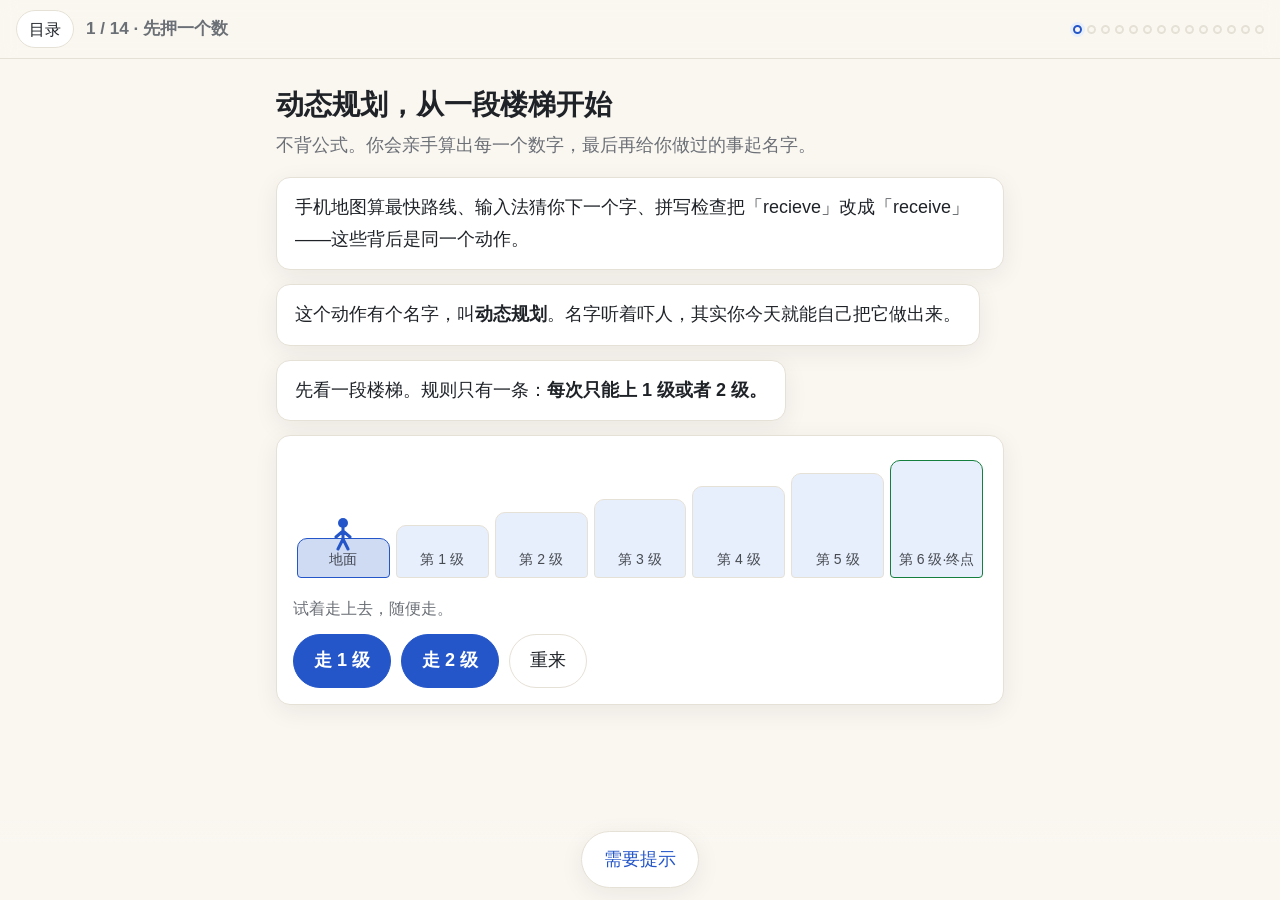
<file: index.html>
<!DOCTYPE html>
<html lang="zh-CN">
<head>
<meta charset="UTF-8">
<meta name="viewport" content="width=device-width, initial-scale=1.0">
<title>动态规划，从一段楼梯开始</title>
<link rel="icon" href="data:image/svg+xml,%3Csvg%20xmlns%3D%22http%3A%2F%2Fwww.w3.org%2F2000%2Fsvg%22%20viewBox%3D%220%200%2032%2032%22%3E%3Crect%20width%3D%2232%22%20height%3D%2232%22%20rx%3D%227%22%20fill%3D%22%23faf7f1%22%2F%3E%3Cg%20fill%3D%22%232456c9%22%3E%3Crect%20x%3D%224%22%20%20y%3D%2221%22%20width%3D%227%22%20height%3D%227%22%20rx%3D%221.5%22%2F%3E%3Crect%20x%3D%2212%22%20y%3D%2215%22%20width%3D%227%22%20height%3D%2213%22%20rx%3D%221.5%22%2F%3E%3Crect%20x%3D%2220%22%20y%3D%229%22%20%20width%3D%227%22%20height%3D%2219%22%20rx%3D%221.5%22%2F%3E%3C%2Fg%3E%3Ccircle%20cx%3D%2223.5%22%20cy%3D%225%22%20r%3D%222.6%22%20fill%3D%22%2315803d%22%2F%3E%3C%2Fsvg%3E">
<meta name="description" content="一个循循善诱的互动教程：不背公式，亲手发现动态规划为什么存在、怎么用。">
<style>
/* FunAl - DP tutorial base styles. Warm, calm, one column, big type. */
:root {
  --bg: #faf7f1;
  --paper: #ffffff;
  --ink: #1f2328;
  --muted: #6b6f76;
  --line: #e6e1d6;
  --accent: #2456c9;
  --on-accent: #ffffff;      /* text that sits on --accent or --ok */
  --accent-soft: #e8effc;
  --learner: #e8f1fb;
  --ok: #15803d;
  --ok-soft: #e6f4ea;
  --warn: #9a5b00;
  --warn-soft: #fff4e0;
  --hint-soft: #fbf3d9;
  --shadow: 0 6px 24px rgba(30, 30, 40, .07);
  --radius: 14px;
  --font: -apple-system, BlinkMacSystemFont, "PingFang SC", "Hiragino Sans GB", "Microsoft YaHei", "Noto Sans CJK SC", "Segoe UI", sans-serif;
  --mono: ui-monospace, SFMono-Regular, Menlo, Consolas, monospace;
}
@media (prefers-color-scheme: dark) {
  :root {
    --bg: #15171b; --paper: #1e2126; --ink: #e9e9ec; --muted: #9aa0a8; --line: #2c3037;
    --accent: #7aa2ff; --on-accent: #0d1117; --accent-soft: #1c2a4a; --learner: #1c2a4a;
    --ok: #5fc27a; --ok-soft: #173322; --warn: #f0b35a; --warn-soft: #3a2a10; --hint-soft: #3a3313;
    --shadow: 0 6px 24px rgba(0,0,0,.35);
  }
}
* { box-sizing: border-box; }
[hidden] { display: none !important; }
html { font-size: 18px; }
body {
  margin: 0; background: var(--bg); color: var(--ink); font-family: var(--font);
  line-height: 1.75; -webkit-font-smoothing: antialiased;
}
button { font: inherit; cursor: pointer; }
button:disabled { cursor: default; }
code { font-family: var(--mono); font-size: .92em; background: var(--accent-soft); padding: .05em .4em; border-radius: 6px; }
strong { font-weight: 700; }

/* ---------- layout ---------- */
.app { min-height: 100vh; display: flex; flex-direction: column; }
.topbar {
  position: sticky; top: 0; z-index: 20; display: flex; align-items: center; gap: 12px;
  padding: 10px 16px; background: color-mix(in srgb, var(--bg) 88%, transparent);
  backdrop-filter: blur(8px); border-bottom: 1px solid var(--line);
}
.topbar-title { flex: 1; font-weight: 600; font-size: .95rem; color: var(--muted); white-space: nowrap; overflow: hidden; text-overflow: ellipsis; }
.topbar-progress { display: flex; gap: 5px; align-items: center; }
.topbar-progress .dot { width: 9px; height: 9px; border-radius: 50%; border: 2px solid var(--line); background: transparent; }
.topbar-progress .dot.done { background: var(--ok); border-color: var(--ok); }
.topbar-progress .dot.now { border-color: var(--accent); box-shadow: 0 0 0 3px var(--accent-soft); }
.topbar-btn { border: 1px solid var(--line); background: var(--paper); border-radius: 999px; padding: 4px 12px; font-size: .9rem; color: var(--ink); }

.toc {
  position: fixed; top: 52px; left: 12px; z-index: 30; width: min(360px, calc(100vw - 24px));
  background: var(--paper); border: 1px solid var(--line); border-radius: var(--radius); box-shadow: var(--shadow);
  padding: 8px; max-height: 70vh; overflow: auto;
}
.toc button {
  display: flex; width: 100%; text-align: left; gap: 10px; align-items: baseline;
  border: 0; background: transparent; color: var(--ink); padding: 8px 10px; border-radius: 10px; font-size: .95rem;
}
.toc button:hover { background: var(--accent-soft); }
.toc button .n { color: var(--muted); font-variant-numeric: tabular-nums; min-width: 1.6em; }
.toc button.done .n::after { content: " ✓"; color: var(--ok); }
.toc button.now { background: var(--accent-soft); font-weight: 600; }
.toc .toc-actions { border-top: 1px solid var(--line); margin-top: 6px; padding-top: 6px; }
.toc .toc-actions button { color: var(--muted); font-size: .85rem; }

.feed {
  flex: 1; width: min(760px, 100%); margin: 0 auto; padding: 22px 16px 140px;
  display: flex; flex-direction: column; gap: 14px;
}
.dock {
  position: fixed; bottom: 0; left: 0; right: 0; z-index: 20;
  display: flex; justify-content: center; gap: 10px; padding: 12px 16px calc(12px + env(safe-area-inset-bottom));
  background: linear-gradient(to top, var(--bg) 70%, transparent);
  pointer-events: none;
}
.dock-btn { pointer-events: auto; border-radius: 999px; padding: 12px 22px; font-size: 1rem; border: 1px solid var(--line); background: var(--paper); color: var(--ink); box-shadow: var(--shadow); }
.dock-btn.primary { background: var(--accent); border-color: var(--accent); color: var(--on-accent); font-weight: 600; }
.dock-btn.ghost { color: var(--accent); }
.dock-btn:disabled { opacity: .5; box-shadow: none; }

/* ---------- feed blocks ---------- */
.reveal { animation: rise .38s ease-out both; }
@keyframes rise { from { opacity: 0; transform: translateY(8px); } to { opacity: 1; transform: none; } }

.bubble { max-width: 100%; padding: 14px 18px; border-radius: var(--radius); }
.bubble.tutor { background: var(--paper); border: 1px solid var(--line); box-shadow: var(--shadow); align-self: flex-start; }
.bubble.learner { background: var(--learner); align-self: flex-end; max-width: 80%; border-bottom-right-radius: 4px; }
.bubble.right { border-left: 5px solid var(--ok); background: var(--ok-soft); }
.bubble.wrong { border-left: 5px solid var(--warn); background: var(--warn-soft); }
.bubble.hint { border: 1px dashed var(--warn); background: var(--hint-soft); }
.bubble.hint .hint-tag { display: inline-block; font-size: .8rem; color: var(--warn); font-weight: 700; margin-right: 8px; }
.bubble.error { border-left: 5px solid #c0392b; }
.bubble p { margin: 0; }
.bubble p + p { margin-top: .6em; }

.note { background: var(--accent-soft); border-radius: var(--radius); padding: 14px 18px; border-left: 5px solid var(--accent); }
.note .note-title { font-weight: 700; margin-bottom: 4px; }

.canvas {
  background: var(--paper); border: 1px solid var(--line); border-radius: var(--radius);
  padding: 16px; box-shadow: var(--shadow); overflow-x: auto;
}
.block { }

.choices { display: flex; flex-direction: column; gap: 10px; align-self: stretch; }
.choices button {
  text-align: left; padding: 12px 16px; border-radius: 12px; border: 1.5px solid var(--line); background: var(--paper); color: var(--ink); font-size: 1rem; line-height: 1.5;
  transition: border-color .15s, background .15s;
}
.choices button p { margin: 0; }
.choices button p + p { margin-top: .4em; }
.choices button:hover:not(:disabled) { border-color: var(--accent); background: var(--accent-soft); }
.choices button.wrong { border-color: var(--warn); background: var(--warn-soft); color: var(--muted); text-decoration: line-through; }
.choices button.right { border-color: var(--ok); background: var(--ok-soft); font-weight: 600; }
.choices button.picked { border-color: var(--accent); background: var(--accent-soft); font-weight: 600; }
.choices button:disabled:not(.wrong):not(.right):not(.picked) { opacity: .55; }

.numask { display: flex; gap: 10px; align-items: center; flex-wrap: wrap; }
.numask input {
  font: inherit; font-size: 1.15rem; width: 8em; padding: 10px 14px; border-radius: 12px;
  border: 1.5px solid var(--line); background: var(--paper); color: var(--ink);
  -moz-appearance: textfield; appearance: textfield;
}
.numask input::-webkit-outer-spin-button,
.numask input::-webkit-inner-spin-button { -webkit-appearance: none; margin: 0; }
.numask input:focus { outline: 2px solid var(--accent); border-color: var(--accent); }
.numask .unit { color: var(--muted); }
.btn { border-radius: 999px; padding: 10px 20px; border: 1px solid var(--line); background: var(--paper); color: var(--ink); font-size: 1rem; }
.btn.primary { background: var(--accent); color: var(--on-accent); border-color: var(--accent); font-weight: 600; }
.btn.ok { background: var(--ok); color: var(--on-accent); border-color: var(--ok); }
.btn:disabled { opacity: .5; }
.btn-row { display: flex; gap: 10px; flex-wrap: wrap; }

.muted { color: var(--muted); }
.small { font-size: .9rem; }
.center { text-align: center; }
.title-card { padding: 6px 0 2px; }
.title-card h1 { margin: 0 0 6px; font-size: 1.55rem; line-height: 1.3; }
.title-card .sub { color: var(--muted); margin: 0; }

/* ---------- mentor sheet ---------- */
.mentor {
  position: fixed; right: 16px; bottom: 84px; z-index: 40; width: min(420px, calc(100vw - 32px)); height: min(560px, calc(100vh - 120px));
  background: var(--paper); border: 1px solid var(--line); border-radius: var(--radius); box-shadow: 0 12px 40px rgba(0,0,0,.18);
  display: flex; flex-direction: column;
}
.mentor-head { display: flex; align-items: center; gap: 8px; padding: 12px 14px; border-bottom: 1px solid var(--line); flex-wrap: wrap; }
.mentor-sub { color: var(--muted); font-size: .8rem; flex-basis: 100%; }
.mentor-close { margin-left: auto; border: 0; background: transparent; font-size: 1.4rem; line-height: 1; color: var(--muted); }
.mentor-log { flex: 1; overflow: auto; padding: 12px 14px; display: flex; flex-direction: column; gap: 10px; }
.mentor-log .m { padding: 10px 12px; border-radius: 12px; font-size: .95rem; }
.mentor-log .m.me { background: var(--learner); align-self: flex-end; max-width: 85%; }
.mentor-log .m.ai { background: var(--bg); border: 1px solid var(--line); align-self: flex-start; max-width: 95%; }
.mentor-log .m.sys { color: var(--muted); font-size: .85rem; align-self: center; text-align: center; }
.mentor-form { display: flex; gap: 8px; padding: 10px; border-top: 1px solid var(--line); }
.mentor-form input { flex: 1; font: inherit; font-size: .95rem; padding: 10px 12px; border-radius: 999px; border: 1.5px solid var(--line); background: var(--paper); color: var(--ink); }
.mentor-form input:focus { outline: 2px solid var(--accent); }

@media (max-width: 600px) {
  html { font-size: 17px; }
  .bubble.learner { max-width: 92%; }
  .mentor { right: 8px; left: 8px; width: auto; bottom: 76px; height: min(70vh, 520px); }
  .dock-btn { padding: 11px 16px; font-size: .95rem; }
}
@media print { .dock, .topbar, .mentor { display: none !important; } }

/* ---------- multi / order / match ---------- */
.choices button.multi { padding-left: 44px; position: relative; }
.choices button.multi::before {
  content: ""; position: absolute; left: 14px; top: 50%; transform: translateY(-50%);
  width: 20px; height: 20px; border: 2px solid var(--line); border-radius: 6px; background: var(--paper);
}
.choices button.multi.picked::before { border-color: var(--accent); background: var(--accent); }
.choices button.multi.picked::after {
  content: ""; position: absolute; left: 20px; top: 50%; width: 5px; height: 10px;
  border: solid #fff; border-width: 0 2.5px 2.5px 0; transform: translateY(-65%) rotate(45deg);
}

.order { display: flex; flex-direction: column; gap: 12px; }
.order-slots { display: flex; flex-direction: column; gap: 8px; }
.order-slot { display: flex; gap: 10px; align-items: baseline; background: var(--ok-soft); border: 1.5px solid var(--ok); border-radius: 12px; padding: 10px 14px; animation: rise .3s ease-out; }
.order-slot .n { font-weight: 700; color: var(--ok); }
.order-slot p { margin: 0; }
.order-pool { display: flex; flex-direction: column; gap: 8px; }
.order-card { text-align: left; padding: 11px 14px; border-radius: 12px; border: 1.5px solid var(--line); background: var(--paper); color: var(--ink); font-size: 1rem; }
.order-card:hover:not(:disabled) { border-color: var(--accent); background: var(--accent-soft); }
.order-card p { margin: 0; }

.match { display: flex; gap: 12px; align-items: flex-start; }
.match-col { flex: 1 1 0; min-width: 0; display: flex; flex-direction: column; gap: 8px; }
.match-card { text-align: left; padding: 10px 12px; border-radius: 12px; border: 1.5px solid var(--line); background: var(--paper); color: var(--ink); font-size: .95rem; line-height: 1.5; }
.match-card p { margin: 0; }
.match-card.sel { border-color: var(--accent); background: var(--accent-soft); box-shadow: 0 0 0 3px var(--accent-soft); }
.match-card.armed { border-style: dashed; border-color: var(--accent); }
.match-card.right { border-color: var(--ok); background: var(--ok-soft); }
.match-card:disabled { cursor: default; }
.shake { animation: shake .3s; }
@media (max-width: 560px) { .match { flex-direction: column; } }

.aside { border: 1px solid var(--line); border-radius: 12px; background: var(--paper); padding: 0 14px; }
.aside > summary { cursor: pointer; padding: 11px 0; font-weight: 600; font-size: .95rem; color: var(--accent); list-style: none; }
.aside > summary::-webkit-details-marker { display: none; }
.aside > summary::before { content: "+ "; font-weight: 700; }
.aside[open] > summary::before { content: "\2212 "; }
.aside[open] > summary { border-bottom: 1px solid var(--line); }
.aside-body { padding: 10px 0 14px; font-size: .95rem; }
.aside-body p { margin: 0; }
.aside-body p + p { margin-top: .6em; }

.way-out .btn { border-style: dashed; color: var(--muted); }
.way-out .btn:hover { color: var(--ink); border-color: var(--accent); }

</style>
</head>
<body>
<div id="app" class="app">
  <header class="topbar">
    <button class="topbar-btn" id="tocBtn" aria-haspopup="true" aria-expanded="false" title="目录">目录</button>
    <div class="topbar-title" id="topbarTitle"></div>
    <div class="topbar-progress" id="topbarProgress" aria-label="进度"></div>
  </header>
  <nav class="toc" id="toc" hidden></nav>
  <main class="feed" id="feed" aria-live="polite"></main>
  <footer class="dock" id="dock">
    <button class="dock-btn ghost" id="hintBtn" hidden>需要提示</button>
    <button class="dock-btn ghost" id="mentorBtn" hidden>问导师</button>
    <button class="dock-btn primary" id="nextBtn" hidden>下一步</button>
  </footer>
</div>

<aside class="mentor" id="mentor" hidden aria-label="AI 导师">
  <div class="mentor-head">
    <strong>导师</strong>
    <span class="mentor-sub" id="mentorSub">它知道你现在在哪一屏、刚才答了什么。它不会直接给答案。</span>
    <button class="mentor-close" id="mentorClose" aria-label="关闭">×</button>
  </div>
  <div class="mentor-log" id="mentorLog"></div>
  <form class="mentor-form" id="mentorForm">
    <input id="mentorInput" type="text" autocomplete="off" placeholder="用自己的话说说卡在哪里……" maxlength="500">
    <button type="submit" class="dock-btn primary" id="mentorSend">发送</button>
  </form>
</aside>
<script>
// ---- src/engine.js ----
/* FunAl engine: a conversational, step-by-step tutoring runtime.
 *
 * Each screen is registered with FunAl.register({ id, title, goal, minutes, run(t) }).
 * `run` is an async function that talks to the learner through `t`:
 *
 *   await t.say('文字')                         tutor bubble (supports **bold**, `code`, line breaks)
 *   await t.ask.choice('问题', ['甲','乙'], {correct: 1, feedback: {0: '为什么甲不对'}, hints: [...]})
 *   await t.ask.predict('先猜猜', ['甲','乙'])   any answer accepted; returns index (use before a reveal)
 *   await t.ask.number('几种？', {answer: 5, feedback: v => v === 4 ? '差一点……' : null, hints: [...]})
 *   await t.ask.confirm('我数完了')              a single button
 *   const box = t.canvas()                       a card for custom widgets (DOM you build yourself)
 *   await t.waitFor(resolve => ...)              wait until your widget calls resolve(value)
 *   t.hints([...]) / t.clearHints()              hint ladder for a custom widget
 *   t.note('小结', '正文')                       highlighted callout
 *   t.learnerSays('文字')                        echo the learner's action as a right-side bubble
 *   t.record({kind, prompt, answer, correct})    log an answer for the recap and the AI mentor
 *   t.done()                                     screen complete; shows the "下一屏" button
 *
 * Everything the learner does is recorded in FunAl.state.log so the final screen can "look back".
 */
(function () {
  'use strict';

  const STORAGE_KEY = 'funal.dp.v1';
  const $ = (id) => document.getElementById(id);
  const screens = [];
  const state = { index: 0, completed: new Set(), log: [], attempts: [] };
  let current = null; // { screen, cancelled, prompt, hints, hintsShown }

  // ---------- utilities ----------
  const sleep = (ms) => new Promise((r) => setTimeout(r, ms));
  function esc(s) { return String(s).replace(/&/g, '&amp;').replace(/</g, '&lt;').replace(/>/g, '&gt;'); }
  function md(text) {
    return esc(text)
      .replace(/\*\*(.+?)\*\*/g, '<strong>$1</strong>')
      .replace(/`([^`]+?)`/g, '<code>$1</code>')
      .split(/\n\s*\n/).map((p) => '<p>' + p.replace(/\n/g, '<br>') + '</p>').join('');
  }
  function el(tag, cls, html) {
    const e = document.createElement(tag);
    if (cls) e.className = cls;
    if (html != null) e.innerHTML = html;
    return e;
  }
  function scrollTo(node) {
    requestAnimationFrame(() => node.scrollIntoView({ behavior: 'smooth', block: 'end' }));
  }
  function addStyle(css) {
    const st = document.createElement('style');
    st.textContent = css;
    document.head.appendChild(st);
  }
  function load() {
    try {
      const s = JSON.parse(localStorage.getItem(STORAGE_KEY) || 'null');
      if (s) {
        state.completed = new Set(s.completed || []);
        state.index = Math.min(s.index || 0, Math.max(0, screens.length - 1));
        state.log = Array.isArray(s.log) ? s.log : [];
      }
    } catch (e) { /* storage unavailable: run without memory */ }
  }
  function save() {
    try {
      localStorage.setItem(STORAGE_KEY, JSON.stringify({
        completed: [...state.completed], index: state.index, log: state.log.slice(-400),
      }));
    } catch (e) { /* ignore */ }
  }
  function reset() {
    state.completed = new Set(); state.index = 0; state.log = []; state.attempts = [];
    save();
    showScreen(0);
  }

  // ---------- registry ----------
  function register(screen) {
    if (!screen || !screen.id || typeof screen.run !== 'function') throw new Error('bad screen');
    screens.push(screen);
  }

  // ---------- chrome: topbar, toc, dock ----------
  function renderChrome() {
    const i = state.index;
    const s = screens[i];
    $('topbarTitle').textContent = s ? `${i + 1} / ${screens.length} · ${s.title}` : '';
    const prog = $('topbarProgress');
    prog.innerHTML = '';
    screens.forEach((sc, k) => {
      const d = el('span', 'dot' + (state.completed.has(sc.id) ? ' done' : '') + (k === i ? ' now' : ''));
      d.title = sc.title;
      prog.appendChild(d);
    });
    const toc = $('toc');
    toc.innerHTML = '';
    screens.forEach((sc, k) => {
      const b = el('button', (state.completed.has(sc.id) ? 'done' : '') + (k === i ? ' now' : ''));
      b.innerHTML = `<span class="n">${k + 1}</span><span>${esc(sc.title)}</span>`;
      b.addEventListener('click', () => { toggleToc(false); showScreen(k); });
      toc.appendChild(b);
    });
    const actions = el('div', 'toc-actions');
    const rb = el('button', '', '从头开始（清除进度）');
    rb.addEventListener('click', () => { if (confirm('清除已保存的进度，从第一屏重新开始？')) { toggleToc(false); reset(); } });
    actions.appendChild(rb);
    toc.appendChild(actions);
  }
  function toggleToc(force) {
    const toc = $('toc');
    const open = force != null ? force : toc.hidden;
    toc.hidden = !open;
    $('tocBtn').setAttribute('aria-expanded', String(open));
  }
  function setDock({ hint, next }) {
    const hb = $('hintBtn');
    const nb = $('nextBtn');
    hb.hidden = !hint;
    nb.hidden = !next;
    if (next) nb.textContent = next;
  }
  function updateHintButton() {
    const hb = $('hintBtn');
    if (!current || !current.hints || !current.hints.length) { hb.hidden = true; return; }
    hb.hidden = false;
    const left = current.hints.length - current.hintsShown;
    hb.disabled = left <= 0;
    hb.textContent = left > 0 ? (current.hintsShown === 0 ? '需要提示' : `再提示一点（还剩 ${left}）`) : '提示已用完';
  }
  function showHint() {
    if (!current || !current.hints) return;
    const k = current.hintsShown;
    if (k >= current.hints.length) return;
    current.hintsShown++;
    const b = el('div', 'bubble hint reveal', `<span class="hint-tag">提示 ${k + 1}</span>` + md(current.hints[k]));
    $('feed').appendChild(b);
    scrollTo(b);
    state.attempts.push({ screen: current.screen.id, kind: 'hint', n: k + 1, text: current.hints[k] });
    updateHintButton();
  }

  // ---------- tutor API ----------
  function makeTutor(run) {
    const feed = $('feed');
    const halted = () => new Promise(() => {}); // never resolves: stops a cancelled script
    const guard = () => (run.cancelled ? halted() : null);

    function append(node) { feed.appendChild(node); scrollTo(node); return node; }
    function setPrompt(prompt, hints) {
      run.prompt = prompt || run.prompt;
      run.hints = hints || [];
      run.hintsShown = 0;
      updateHintButton();
    }
    function clearPrompt() { run.hints = []; run.hintsShown = 0; updateHintButton(); }
    function record(entry) {
      const e = Object.assign({ screen: run.screen.id, t: Date.now() }, entry);
      state.log.push(e);
      state.attempts.push(e);
      save();
    }

    const t = {
      screen: run.screen,
      state,
      el, md, esc, addStyle, sleep,
      async say(text, opts = {}) {
        const g = guard(); if (g) return g;
        const b = append(el('div', 'bubble tutor reveal' + (opts.cls ? ' ' + opts.cls : ''), md(text)));
        await sleep(opts.pause == null ? 320 : opts.pause);
        if (run.cancelled) return halted();
        return b;
      },
      learnerSays(text) {
        if (run.cancelled) return null;
        return append(el('div', 'bubble learner reveal', md(text)));
      },
      right(text) { if (run.cancelled) return null; return append(el('div', 'bubble tutor right reveal', md(text))); },
      wrong(text) { if (run.cancelled) return null; return append(el('div', 'bubble tutor wrong reveal', md(text))); },
      /* A collapsible aside: curious learners open it, everyone else walks past. */
      aside(title, text) {
        if (run.cancelled) return null;
        const d = el('details', 'aside reveal');
        const sum = el('summary', '', esc(title));
        d.appendChild(sum);
        d.appendChild(el('div', 'aside-body', md(text)));
        d.addEventListener('toggle', () => { if (d.open) record({ kind: 'aside', prompt: title, answer: '展开了' }); });
        return append(d);
      },
      note(title, text) {
        if (run.cancelled) return null;
        return append(el('div', 'note reveal', (title ? `<div class="note-title">${esc(title)}</div>` : '') + md(text)));
      },
      html(html, cls) { if (run.cancelled) return null; return append(el('div', 'block reveal' + (cls ? ' ' + cls : ''), html)); },
      canvas(cls) { if (run.cancelled) return null; return append(el('div', 'canvas reveal' + (cls ? ' ' + cls : ''))); },
      hints(list) { setPrompt(null, list || []); },
      clearHints() { clearPrompt(); },
      record,
      pause(ms) { return run.cancelled ? halted() : sleep(ms); },
      waitFor(setup) {
        const g = guard(); if (g) return g;
        return new Promise((resolve) => setup((v) => { if (!run.cancelled) resolve(v); }));
      },
      ask: {
        /* After the hints run out and the learner is still stuck, let them out.
           Being trapped on one screen is the worst outcome in a single-page lesson. */
        offerWayOut(box, resolve, reveal) {
          if (box.querySelector('.way-out')) return;
          const row = el('div', 'btn-row reveal way-out');
          const b = el('button', 'btn', '卡住了，给我答案，继续往下');
          row.appendChild(b);
          b.addEventListener('click', () => {
            if (run.cancelled) return;
            row.remove();
            record({ kind: 'gave_up', prompt: run.prompt, answer: '看了答案' });
            reveal();
            clearPrompt();
            resolve();
          });
          box.parentNode.insertBefore(row, box.nextSibling);
        },
        /* Multiple choice with a correct answer. Resolves with the correct index once chosen. */
        async choice(prompt, options, opts = {}) {
          const g = guard(); if (g) return g;
          if (prompt) await t.say(prompt, { pause: 120 });
          const correct = Array.isArray(opts.correct) ? opts.correct : [opts.correct];
          setPrompt(prompt, opts.hints);
          const box = append(el('div', 'choices reveal'));
          let missed = 0;
          return new Promise((resolve) => {
            options.forEach((label, i) => {
              const b = el('button', '', md(label));
              b.addEventListener('click', async () => {
                if (run.cancelled) return;
                t.learnerSays(label);
                const ok = correct.includes(i);
                record({ kind: 'choice', prompt, answer: label, correct: ok });
                if (ok) {
                  b.classList.add('right');
                  box.querySelectorAll('button').forEach((x) => (x.disabled = true));
                  clearPrompt();
                  if (opts.explainRight) t.right(typeof opts.explainRight === 'function' ? opts.explainRight(i) : opts.explainRight);
                  resolve(i);
                } else {
                  b.classList.add('wrong');
                  b.disabled = true;
                  /* feedback may be a function of the index, or an object keyed by index
                     (with an optional `default`). A screen that supplies neither is a bug:
                     say so loudly in the console rather than showing an empty platitude. */
                  let fb = null;
                  if (typeof opts.feedback === 'function') fb = opts.feedback(i);
                  else if (opts.feedback) fb = opts.feedback[i] != null ? opts.feedback[i] : opts.feedback.default;
                  if (typeof fb === 'function') fb = fb(i);
                  if (!fb) {
                    console.warn(`[FunAl] no diagnosis for wrong answer ${i} of "${prompt}"`);
                    fb = '这个选项不对。回到上面的画面，对着数字再看一遍。';
                  }
                  t.wrong(fb);
                  if (++missed >= (run.hints.length || 0) + 2) {
                    t.ask.offerWayOut(box, () => resolve(correct[0]), () => {
                      const right = box.querySelectorAll('button')[correct[0]];
                      if (right) right.classList.add('right');
                      box.querySelectorAll('button').forEach((x) => (x.disabled = true));
                      if (opts.explainRight) t.right(typeof opts.explainRight === 'function' ? opts.explainRight(correct[0]) : opts.explainRight);
                    });
                  }
                }
              });
              box.appendChild(b);
            });
          });
        },
        /* Prediction: every answer is accepted. Resolves with the chosen index. */
        async predict(prompt, options, opts = {}) {
          const g = guard(); if (g) return g;
          if (prompt) await t.say(prompt, { pause: 120 });
          setPrompt(prompt, opts.hints);
          const box = append(el('div', 'choices reveal'));
          return new Promise((resolve) => {
            options.forEach((label, i) => {
              const b = el('button', '', md(label));
              b.addEventListener('click', () => {
                if (run.cancelled) return;
                t.learnerSays(label);
                record({ kind: 'predict', prompt, answer: label });
                b.classList.add('picked');
                box.querySelectorAll('button').forEach((x) => (x.disabled = true));
                clearPrompt();
                resolve(i);
              });
              box.appendChild(b);
            });
          });
        },
        /* Integer answer. opts.feedback(v) may return a diagnosis string for a specific wrong value. */
        async number(prompt, opts = {}) {
          const g = guard(); if (g) return g;
          if (prompt) await t.say(prompt, { pause: 120 });
          setPrompt(prompt, opts.hints);
          let missed = 0;
          const row = append(el('div', 'numask reveal'));
          const input = el('input');
          input.type = 'number'; input.inputMode = 'numeric'; input.placeholder = opts.placeholder || '填一个数字';
          if (opts.min != null) input.min = opts.min;
          const unit = el('span', 'unit', esc(opts.unit || ''));
          const btn = el('button', 'btn primary', opts.button || '确定');
          row.append(input, unit, btn);
          setTimeout(() => input.focus({ preventScroll: true }), 80);
          const free = opts.answer == null;              // a free prediction: any integer is accepted
          const accepted = Array.isArray(opts.answer) ? opts.answer : [opts.answer];
          return new Promise((resolve) => {
            const submit = () => {
              if (run.cancelled) return;
              const raw = input.value.trim();
              if (raw === '' || !/^-?\d+$/.test(raw)) { input.focus(); return; }
              const v = Number(raw);
              t.learnerSays(String(v) + (opts.unit || ''));
              const ok = free || accepted.includes(v);
              record({ kind: 'number', prompt, answer: v, correct: free ? undefined : ok });
              if (ok) {
                input.disabled = true; btn.disabled = true;
                clearPrompt();
                if (opts.explainRight) t.right(typeof opts.explainRight === 'function' ? opts.explainRight(v) : opts.explainRight);
                resolve(v);
              } else {
                let fb = opts.feedback ? opts.feedback(v) : null;
                if (!fb) fb = opts.defaultFeedback || `不是 ${v}。别急着猜，回到上面的画面，一个一个数。`;
                t.wrong(fb);
                input.value = ''; input.focus();
                if (++missed >= (run.hints.length || 0) + 2) {
                  t.ask.offerWayOut(row, () => resolve(accepted[0]), () => {
                    input.value = String(accepted[0]);
                    input.disabled = true; btn.disabled = true;
                    if (opts.explainRight) t.right(typeof opts.explainRight === 'function' ? opts.explainRight(accepted[0]) : opts.explainRight);
                    else t.right(`答案是 **${accepted[0]}${opts.unit || ''}**。别卡在这儿，往下走，后面还会再用到它。`);
                  });
                }
              }
            };
            btn.addEventListener('click', submit);
            input.addEventListener('keydown', (e) => { if (e.key === 'Enter') { e.preventDefault(); submit(); } });
          });
        },

        /* Multiple-select: the learner ticks several options, then submits. */
        async multi(prompt, options, opts = {}) {
          const g = guard(); if (g) return g;
          if (prompt) await t.say(prompt, { pause: 120 });
          setPrompt(prompt, opts.hints);
          const want = (opts.correct || []).slice().sort().join(',');
          let missed = 0;
          const box = append(el('div', 'choices reveal'));
          const picked = new Set();
          const btns = options.map((label, i) => {
            const b = el('button', 'multi', md(label));
            b.addEventListener('click', () => {
              if (run.cancelled || b.disabled) return;
              if (picked.has(i)) { picked.delete(i); b.classList.remove('picked'); }
              else { picked.add(i); b.classList.add('picked'); }
              submit.disabled = picked.size === 0;
            });
            box.appendChild(b);
            return b;
          });
          const row = append(el('div', 'btn-row reveal'));
          const submit = el('button', 'btn primary', opts.button || '就选这些');
          submit.disabled = true;
          row.appendChild(submit);
          return new Promise((resolve) => {
            submit.addEventListener('click', () => {
              if (run.cancelled) return;
              const got = [...picked].sort();
              t.learnerSays(got.length ? got.map((i) => options[i]).join('、') : '一个都不选');
              const ok = got.join(',') === want;
              record({ kind: 'multi', prompt, answer: got.map((i) => options[i]).join('、'), correct: ok });
              if (ok) {
                btns.forEach((b, i) => { b.disabled = true; if (picked.has(i)) b.classList.add('right'); });
                submit.remove();
                clearPrompt();
                if (opts.explainRight) t.right(opts.explainRight);
                resolve(got);
              } else {
                const fb = opts.feedback ? opts.feedback(got) : null;
                t.wrong(fb || '这一组不对。看看漏了哪个，或者多选了哪个。');
                if (++missed >= (run.hints.length || 0) + 2) {
                  t.ask.offerWayOut(row, () => resolve((opts.correct || []).slice()), () => {
                    btns.forEach((x, i) => { x.disabled = true; x.classList.toggle('right', (opts.correct || []).includes(i)); x.classList.toggle('picked', (opts.correct || []).includes(i)); });
                    submit.remove();
                    if (opts.explainRight) t.right(opts.explainRight);
                  });
                }
              }
            });
          });
        },
        /* Put shuffled cards into the right order by tapping them one at a time. */
        async order(prompt, items, opts = {}) {
          const g = guard(); if (g) return g;
          if (prompt) await t.say(prompt, { pause: 120 });
          setPrompt(prompt, opts.hints);
          const shuffled = opts.shuffled || items.map((_, i) => i).slice().reverse();
          let missed = 0;
          const wrap = append(el('div', 'order reveal'));
          const slots = el('div', 'order-slots');
          const pool = el('div', 'order-pool');
          wrap.append(slots, pool);
          let next = 0;
          const btns = shuffled.map((idx) => {
            const b = el('button', 'order-card', md(items[idx]));
            b.addEventListener('click', () => {
              if (run.cancelled || b.disabled) return;
              if (idx !== next) {
                b.classList.add('shake');
                setTimeout(() => b.classList.remove('shake'), 320);
                const fb = opts.feedback ? opts.feedback(idx, next) : null;
                t.wrong(fb || `这一句不是现在该放的。先想想：在做这一句之前，你必须先知道什么？`);
                record({ kind: 'order', prompt, answer: items[idx], correct: false });
                if (++missed >= (run.hints.length || 0) + 2) {
                  t.ask.offerWayOut(wrap, () => resolve_(true), () => {
                    while (next < items.length) {
                      const slot = el('div', 'order-slot');
                      slot.innerHTML = `<span class="n">${next + 1}</span>` + md(items[next]);
                      slots.appendChild(slot);
                      next++;
                    }
                    pool.innerHTML = '';
                    if (opts.explainRight) t.right(opts.explainRight);
                  });
                }
                return;
              }
              b.disabled = true;
              b.classList.add('placed');
              const slot = el('div', 'order-slot');
              slot.innerHTML = `<span class="n">${next + 1}</span>` + md(items[idx]);
              slots.appendChild(slot);
              b.remove();
              next++;
              if (next === items.length) {
                record({ kind: 'order', prompt, answer: '顺序全对', correct: true });
                clearPrompt();
                if (opts.explainRight) t.right(opts.explainRight);
                resolve_(true);
              }
            });
            pool.appendChild(b);
            return b;
          });
          let resolve_;
          return new Promise((r) => { resolve_ = r; });
        },
        /* Match each term on the left to the thing the learner actually did, on the right. */
        async match(prompt, pairs, opts = {}) {
          const g = guard(); if (g) return g;
          if (prompt) await t.say(prompt, { pause: 120 });
          setPrompt(prompt, opts.hints);
          const wrap = append(el('div', 'match reveal'));
          const leftCol = el('div', 'match-col');
          const rightCol = el('div', 'match-col');
          wrap.append(leftCol, rightCol);
          const rightOrder = opts.rightOrder || pairs.map((_, i) => i).slice().reverse();
          let sel = null, done = 0, missed = 0;
          const lefts = pairs.map((p, i) => {
            const b = el('button', 'match-card', md(p.term));
            b.addEventListener('click', () => {
              if (run.cancelled || b.disabled) return;
              if (sel) sel.classList.remove('sel');
              sel = b; b.classList.add('sel');
              rightCol.querySelectorAll('button:not(:disabled)').forEach((r) => r.classList.add('armed'));
            });
            b.dataset.i = i;
            leftCol.appendChild(b);
            return b;
          });
          rightOrder.forEach((i) => {
            const p = pairs[i];
            const b = el('button', 'match-card', md(p.did));
            b.addEventListener('click', () => {
              if (run.cancelled || b.disabled || !sel) return;
              const li = Number(sel.dataset.i);
              if (li !== i) {
                b.classList.add('shake');
                setTimeout(() => b.classList.remove('shake'), 320);
                const fb = opts.feedback ? opts.feedback(pairs[li].term, p.did) : null;
                t.wrong(fb || `「${pairs[li].term}」说的不是这件事。再看看你到底在哪一屏做过这个动作。`);
                record({ kind: 'match', prompt, answer: pairs[li].term + ' → ' + p.did, correct: false });
                if (++missed >= (run.hints.length || 0) + 3) {
                  t.ask.offerWayOut(wrap, () => resolveAll(true), () => {
                    leftCol.querySelectorAll('button').forEach((x) => { x.disabled = true; x.classList.add('right'); x.classList.remove('sel'); });
                    rightCol.querySelectorAll('button').forEach((x) => { x.disabled = true; x.classList.add('right'); x.classList.remove('armed'); });
                    const lines = pairs.map((q) => `**${q.term.replace(/\*/g, '')}** → ${q.did}`).join('\n\n');
                    t.note('正确的对应', lines);
                  });
                }
                return;
              }
              sel.disabled = true; sel.classList.remove('sel'); sel.classList.add('right');
              b.disabled = true; b.classList.add('right');
              rightCol.querySelectorAll('button').forEach((r) => r.classList.remove('armed'));
              sel = null;
              record({ kind: 'match', prompt, answer: p.term + ' → ' + p.did, correct: true });
              if (p.explain) t.right(p.explain);
              if (++done === pairs.length) { clearPrompt(); resolveAll(true); }
            });
            rightCol.appendChild(b);
          });
          let resolveAll;
          return new Promise((r) => { resolveAll = r; });
        },
        /* A single button the learner presses when ready. */
        async confirm(label, opts = {}) {
          const g = guard(); if (g) return g;
          const row = append(el('div', 'btn-row reveal'));
          const b = el('button', 'btn ' + (opts.cls || 'primary'), esc(label));
          row.appendChild(b);
          return new Promise((resolve) => {
            b.addEventListener('click', () => {
              if (run.cancelled) return;
              b.disabled = true;
              if (opts.echo !== false) { row.remove(); t.learnerSays(label); }
              resolve(true);
            });
          });
        },
      },
      /* Look back at what the learner answered earlier (used by the recap screen). */
      recall(filter) {
        return state.log.filter((e) => {
          if (!filter) return true;
          if (filter.screen && e.screen !== filter.screen) return false;
          if (filter.kind && e.kind !== filter.kind) return false;
          if (filter.promptIncludes && !(e.prompt || '').includes(filter.promptIncludes)) return false;
          return true;
        });
      },
      recallOne(filter) { const l = t.recall(filter); return l.length ? l[l.length - 1] : null; },
      done(opts = {}) {
        if (run.cancelled) return;
        state.completed.add(run.screen.id);
        state.index = screens.indexOf(run.screen);
        save();
        renderChrome();
        const isLast = state.index >= screens.length - 1;
        const next = screens[state.index + 1];
        setDock({ hint: false, next: opts.label || (isLast ? '回到目录' : `下一屏：${next.title}`) });
        clearPrompt();
      },
    };
    return t;
  }

  // ---------- screen lifecycle ----------
  async function showScreen(i) {
    if (i < 0 || i >= screens.length) return;
    if (current) current.cancelled = true;
    const screen = screens[i];
    state.index = i;
    save();
    const run = { screen, cancelled: false, prompt: '', hints: [], hintsShown: 0 };
    current = run;
    const feed = $('feed');
    feed.innerHTML = '';
    window.scrollTo({ top: 0 });
    renderChrome();
    setDock({ hint: false, next: null });
    const t = makeTutor(run);
    try {
      await screen.run(t);
    } catch (err) {
      if (!run.cancelled) {
        console.error(err);
        feed.appendChild(el('div', 'bubble tutor error', md(`这一屏出了点技术问题（${esc(err.message || err)}）。你可以打开目录跳到下一屏，然后把这个问题告诉作者。`)));
        setDock({ hint: false, next: i + 1 < screens.length ? `下一屏：${screens[i + 1].title}` : null });
        state.completed.add(screen.id);
      }
    }
  }

  // ---------- AI mentor (optional; only when served by mentor_server.py) ----------
  const Mentor = {
    available: false,
    history: [],
    /* Only look for a mentor where one could plausibly be running: the local proxy,
       or anywhere the reader opts in with ?mentor=1. Probing from a static host would
       just print a 404 in everyone's console. */
    couldHaveServer() {
      if (/[?&]mentor=1\b/.test(location.search)) return true;
      return location.protocol.startsWith('http') && /^(localhost|127\.0\.0\.1|\[::1\])$/.test(location.hostname);
    },
    async init() {
      if (!this.couldHaveServer()) { $('mentorBtn').hidden = true; return; }
      try {
        const r = await fetch('api/mentor/health', { cache: 'no-store' });
        const j = await r.json();
        this.available = !!j.ai;
      } catch (e) { this.available = false; }
      $('mentorBtn').hidden = !this.available;
    },
    context() {
      const sc = current ? current.screen : null;
      return {
        screen_id: sc ? sc.id : null,
        screen_title: sc ? sc.title : null,
        screen_goal: sc ? sc.goal || null : null,
        current_prompt: current ? current.prompt : null,
        hints_available: current ? current.hints : [],
        hints_shown: current ? current.hintsShown : 0,
        recent_attempts: state.attempts.slice(-6).map((a) => ({ kind: a.kind, prompt: a.prompt, answer: a.answer, correct: a.correct, n: a.n })),
      };
    },
    async ask(question) {
      const res = await fetch('api/mentor', {
        method: 'POST', headers: { 'Content-Type': 'application/json' },
        body: JSON.stringify({ question, context: this.context(), history: this.history.slice(-8) }),
      });
      const j = await res.json();
      if (!res.ok || j.error) throw new Error(j.error || ('HTTP ' + res.status));
      this.history.push({ role: 'user', content: question }, { role: 'assistant', content: j.reply });
      return j.reply;
    },
  };
  function wireMentor() {
    const sheet = $('mentor');
    const log = $('mentorLog');
    const addM = (cls, text) => { const m = el('div', 'm ' + cls, md(text)); log.appendChild(m); log.scrollTop = log.scrollHeight; return m; };
    $('mentorBtn').addEventListener('click', () => {
      sheet.hidden = !sheet.hidden;
      if (!sheet.hidden) {
        if (!log.childElementCount) addM('sys', '说说你卡在哪里。导师只会反问和提示，答案还是你自己找到的。');
        $('mentorInput').focus();
      }
    });
    $('mentorClose').addEventListener('click', () => { sheet.hidden = true; });
    $('mentorForm').addEventListener('submit', async (e) => {
      e.preventDefault();
      const input = $('mentorInput');
      const q = input.value.trim();
      if (!q) return;
      input.value = '';
      addM('me', q);
      state.attempts.push({ screen: current ? current.screen.id : null, kind: 'mentor_question', text: q });
      const wait = addM('sys', '导师在想……（它会先想一会儿，大约十几秒）');
      $('mentorSend').disabled = true;
      try {
        const reply = await Mentor.ask(q);
        wait.remove();
        addM('ai', reply);
      } catch (err) {
        wait.remove();
        addM('sys', `导师暂时联系不上（${esc(err.message)}）。先用页面底部的“需要提示”。`);
      } finally {
        $('mentorSend').disabled = false;
        input.focus();
      }
    });
  }

  // ---------- boot ----------
  function start() {
    load();
    renderChrome();
    $('tocBtn').addEventListener('click', () => toggleToc());
    document.addEventListener('click', (e) => {
      const toc = $('toc');
      if (!toc.hidden && !toc.contains(e.target) && e.target !== $('tocBtn')) toggleToc(false);
    });
    $('hintBtn').addEventListener('click', showHint);
    $('nextBtn').addEventListener('click', () => {
      if (state.index + 1 < screens.length) showScreen(state.index + 1);
      else { toggleToc(true); }
    });
    wireMentor();
    Mentor.init();
    showScreen(state.index);
  }

  window.FunAl = { register, start, showScreen, state, screens, el, md, esc, addStyle, sleep, Mentor };
})();


// ---- src/data.js ----
/* All numbers the course shows the learner. Verified by tools/verify_answers.py --
 * run that script after changing anything here. */
FunAl.data = {
  /* ---- problem 1: how many ways up, 1 or 2 stairs at a time ---- */
  ways: {
    table: [1, 1, 2, 3, 5, 8, 13, 21, 34, 55, 89, 144, 233, 377, 610, 987, 1597, 2584, 4181, 6765, 10946, 17711, 28657, 46368, 75025, 121393, 196418, 317811, 514229, 832040, 1346269],   // table[i] = 到第 i 级的走法数（i 从 0 到 30）
    routes4: [[1, 1, 1, 1], [2, 1, 1], [1, 2, 1], [1, 1, 2], [2, 2]],          // 全部 5 条
    routes3: [[1, 1, 1], [2, 1], [1, 2]],                                       // 全部 3 条
    routes2: [[1, 1], [2]],                                                     // 全部 2 条
    /* 没记性地拆：卡片张数永远是 2 × 走法数 − 1，点开次数是走法数 − 1。下面是抽查值。 */
    naive: { 4: { cards: 9, clicks: 4 }, 6: { cards: 25, clicks: 12 }, 8: { cards: 67, clicks: 33 },
             10: { cards: 177, clicks: 88 }, 20: { cards: 21891, clicks: 10945 }, 30: { cards: 2692537, clicks: 1346268 } },
    /* 有账本：真正算过的次数 = 不同的小问题个数，和点开顺序无关 */
    memoComputes: { 4: 3, 6: 5, 8: 7, 10: 9, 20: 19, 30: 29 },
  },

  /* ---- problem 2: cheapest way up a toll staircase (6 stairs, the ground is free) ----
   * Chosen so three different intuitions all fail:
   *   walking greedily (18), dodging the priciest stair (16), and the table (12).
   * The cheapest route has to step on the most expensive stair, and it is the only
   * route that costs 12. The answer avoids 5, 8, 13, 21 so it cannot be mistaken for
   * one of the counting answers. */
  toll: {
    tolls: [0, 1, 7, 8, 7, 1, 2],          // tolls[i] = 踩上第 i 级要付的钱
    pricey: 3,                             // 全场最贵的那一级
    best: [0, 1, 7, 9, 14, 10, 12],        // best[i] = 到第 i 级最少花多少
    from: [null, 0, 0, 1, 2, 3, 5],        // from[i] = 最省时是从第几级来的
    bestPath: [0, 1, 3, 5, 6],
    bestCost: 12,
    allCosts: [12, 16, 17, 17, 18, 18, 18, 19, 19, 24, 25, 25, 26],   // 全部 13 条路，从便宜到贵
    greedy: { path: [0, 1, 2, 4, 5, 6], cost: 18 },                   // 每步挑眼前便宜的
    dodge: { path: [0, 2, 4, 6], cost: 16 },                          // 躲开最贵的第 3 级
    /* the route the "swap the first half" argument uses */
    swap: { path: [0, 2, 4, 5, 6], cost: 17, headTo5: 15, bestHeadTo5: 10, tail: 2, after: 12 },
    /* a second set of prices where two sources tie, so backtracking has two answers */
    tie: { tolls: [0, 2, 3, 2, 3, 2, 1], best: [0, 2, 3, 4, 6, 6, 7], bestCost: 7,
           paths: [[0, 1, 3, 5, 6], [0, 2, 4, 6]] },
  },

  /* ---- problem 3 (transfer): fewest coins to make 6 with 1, 3, 4 ---- */
  coins: {
    values: [1, 3, 4], target: 6,
    table: [0, 1, 2, 1, 1, 2, 2],          // table[a] = 凑 a 元最少几枚
    from: [null, 0, 1, 0, 0, 4, 3],        // from[a] = 最省时的上一格
    bestCoins: [3, 3], best: 2,
    greedyBig: { coins: [4, 1, 1], count: 3 },   // 先拿最大面值会用 3 枚
    unreachable: { values: [3, 4], target: 5, table: [0, null, null, 1, 1, null, 2, 2, 2] },  // null = 凑不出
  },

  /* ---- the counterexample: when one number per cell is not enough ----
   * Same staircase, one added rule: a 3 fine for two 2-steps in a row.
   * A table that remembers only which stair you are on says 12, and no route
   * costs 12 - the cheapest really costs 15. Remembering one more thing (was my
   * last step a 2?) turns the single row of cells into two rows, and those give 15. */
  broken: {
    penalty: 3,
    rule: '连着走两次 2 级，罚 3 元',
    oldTableSays: 12,
    byOne: [null, 1, 8, 15, 16, 16, 15],   // 到第 k 级、且最后一步是走 1 级上来的，最少花多少
    byTwo: [null, null, 7, 9, 15, 13, 18], // 到第 k 级、且最后一步是跨 2 级上来的
    realBest: 15,
    realPath: [0, 1, 3, 5, 6],
    realSteps: [1, 2, 2, 1],
    realBreakdown: { toll: 12, penalty: 3 },
    /* raise the fine and the cheapest ROUTE changes too, not just its price */
    bigPenalty: { penalty: 30, best: 18, oldRouteNowCosts: 42,
                  paths: [[0, 1, 2, 4, 5, 6], [0, 1, 3, 4, 6], [0, 2, 3, 5, 6]] },
    /* every route to stair 6, with the fine included, cheapest first */
    allRoutes: [
      { steps: [1, 2, 2, 1], toll: 12, penalty: 3, total: 15 },
      { steps: [1, 1, 2, 1, 1], toll: 18, penalty: 0, total: 18 },
      { steps: [1, 2, 1, 2], toll: 18, penalty: 0, total: 18 },
      { steps: [2, 1, 2, 1], toll: 18, penalty: 0, total: 18 },
      { steps: [1, 1, 1, 2, 1], toll: 19, penalty: 0, total: 19 },
      { steps: [1, 2, 1, 1, 1], toll: 19, penalty: 0, total: 19 },
      { steps: [1, 1, 2, 2], toll: 17, penalty: 3, total: 20 },
      { steps: [2, 2, 1, 1], toll: 17, penalty: 3, total: 20 },
      { steps: [2, 2, 2], toll: 16, penalty: 6, total: 22 },
      { steps: [2, 1, 1, 2], toll: 24, penalty: 0, total: 24 },
      { steps: [1, 1, 1, 1, 2], toll: 25, penalty: 0, total: 25 },
      { steps: [2, 1, 1, 1, 1], toll: 25, penalty: 0, total: 25 },
      { steps: [1, 1, 1, 1, 1, 1], toll: 26, penalty: 0, total: 26 },
    ],
  },
};


// ---- src/widgets.js ----
/* FunAl shared widgets. Same look everywhere so the learner recognises "the same staircase / the same row of cells".
 *
 *   const st = FunAl.widgets.stairs(container, { n: 6, tolls: [0,1,2,9,1,5,1], controls: true, maxStep: 2 })
 *     st.onStep(({ pos, path, cost, done }) => ...)   fired after each move; done = reached n
 *     st.step(k) / st.reset() / st.setCurrent(i) / st.mark(i,'cls') / st.clearMarks() / st.enable(bool) / st.pickable(fn)
 *     st.path  -> [1,2,1]   st.visited -> [0,1,3,4]   st.cost -> total tolls paid
 *
 *   const row = FunAl.widgets.cells(container, { n: 6, label: i => `第 ${i} 级`, sub: i => `过路费 ${toll[i]}`, values: {0: 1, 1: 1} })
 *     row.set(i, v) / row.get(i) / row.mark(i,'cls') / row.links(i, [i-1, i-2]) / row.clearLinks()
 *     await row.fill(i, { answer: 5, onWrong: v => t.wrong('...'), onRight: v => ... })  loops until correct
 *
 *   FunAl.widgets.routeChips(container, ['1+1+2', '2+2'], { onClick })  -> row of route chips
 *   FunAl.widgets.person()  -> a small SVG figure element
 */
(function () {
  'use strict';
  const { el, esc, addStyle } = FunAl;

  addStyle(`
  .w-stairs { display: flex; flex-direction: column; gap: 12px; }
  .w-stairs-row {
    display: flex; align-items: flex-end; gap: 6px; padding: 8px 4px 4px; min-height: 60px;
    overflow-x: auto; overflow-y: hidden;
    background-image:
      linear-gradient(to right, var(--paper) 30%, transparent),
      linear-gradient(to left,  var(--paper) 30%, transparent),
      radial-gradient(farthest-side at 0 50%, rgba(0,0,0,.13), transparent),
      radial-gradient(farthest-side at 100% 50%, rgba(0,0,0,.13), transparent);
    background-position: 0 0, 100% 0, 0 0, 100% 0;
    background-repeat: no-repeat;
    background-size: 40px 100%, 40px 100%, 12px 100%, 12px 100%;
    background-attachment: local, local, scroll, scroll;
  }
  .w-step { flex: 1 0 56px; min-width: 56px; max-width: 130px; position: relative; display: flex; flex-direction: column; align-items: center; justify-content: flex-end;
    background: var(--accent-soft); border: 1.5px solid var(--line); border-radius: 10px 10px 4px 4px; height: var(--h, 48px); transition: background .2s, border-color .2s; }
  .w-step .w-step-label { position: absolute; bottom: 6px; font-size: .78rem; color: var(--ink); opacity: .8; white-space: nowrap; }
  .w-step .w-tag { position: absolute; top: -14px; right: -4px; background: var(--paper); border: 1.5px solid var(--warn); color: var(--warn); font-weight: 700; font-size: .78rem; padding: 0 6px; border-radius: 6px; line-height: 1.4; }
  .w-step .w-tag.hot { background: var(--warn); color: var(--on-accent); }
  .w-step .w-person { position: absolute; bottom: 26px; width: 26px; height: 34px; }
  .w-step.visited::after { content: ""; position: absolute; top: 6px; width: 8px; height: 8px; border-radius: 50%; background: var(--accent); }
  .w-step.current { border-color: var(--accent); background: color-mix(in srgb, var(--accent) 22%, var(--paper)); }
  .w-step.finish { border-color: var(--ok); }
  .w-step.pickable { cursor: pointer; }
  .w-step.pickable:hover { border-color: var(--accent); }
  .w-step.good { border-color: var(--ok); background: var(--ok-soft); }
  .w-step.bad { border-color: var(--warn); background: var(--warn-soft); }
  .w-step.gold { border-color: #c9a227; background: #fff7d6; }
  .w-step.dim { opacity: .45; }
  .w-stairs-controls { display: flex; gap: 10px; flex-wrap: wrap; align-items: center; }
  .w-path { display: flex; gap: 6px; flex-wrap: wrap; align-items: center; min-height: 28px; color: var(--muted); font-size: .95rem; }
  .w-path .chip { background: var(--paper); border: 1.5px solid var(--line); border-radius: 999px; padding: 1px 10px; font-weight: 600; color: var(--ink); }
  .w-path .chip.two { border-color: var(--accent); }
  .w-cost { font-weight: 700; color: var(--warn); }
  .w-extra { font-weight: 700; color: #c0392b; }

  .w-cells { overflow-x: auto; overflow-y: visible;
    background-image:
      linear-gradient(to right, var(--paper) 30%, transparent),
      linear-gradient(to left,  var(--paper) 30%, transparent),
      radial-gradient(farthest-side at 0 50%, rgba(0,0,0,.13), transparent),
      radial-gradient(farthest-side at 100% 50%, rgba(0,0,0,.13), transparent);
    background-position: 0 0, 100% 0, 0 0, 100% 0;
    background-repeat: no-repeat;
    background-size: 40px 100%, 40px 100%, 12px 100%, 12px 100%;
    background-attachment: local, local, scroll, scroll; }
  .w-cells-inner { position: relative; min-width: max-content; }
  .w-cells-title { font-weight: 600; margin-bottom: 8px; }
  .w-cells-row { display: flex; gap: 8px; align-items: flex-start; padding-top: 40px; }
  .w-cell { flex: 1 0 62px; min-width: 62px; max-width: 140px; display: flex; flex-direction: column; align-items: center; gap: 4px; }
  .w-cell .w-cell-idx { font-size: .8rem; color: var(--ink); font-weight: 600; white-space: nowrap; }
  .w-cell .w-cell-val { width: 100%; min-height: 54px; border: 1.5px solid var(--line); border-radius: 10px; background: var(--paper); display: flex; align-items: center; justify-content: center; font-size: 1.25rem; font-weight: 700; transition: background .2s, border-color .2s; }
  .w-cell .w-cell-val.empty { color: var(--muted); font-weight: 400; }
  .w-cell .w-cell-val.filled { background: var(--hint-soft); border-color: #d9b64a; }
  .w-cell .w-cell-val.given { background: var(--accent-soft); }
  .w-cell .w-cell-val.active { border-color: var(--accent); box-shadow: 0 0 0 3px var(--accent-soft); }
  .w-cell .w-cell-val.good { border-color: var(--ok); background: var(--ok-soft); }
  .w-cell .w-cell-val.gold { border-color: #c9a227; background: #fff7d6; }
  .w-cell .w-cell-val.src { border-color: var(--accent); background: var(--accent-soft); }
  .w-cell .w-cell-val.pick-me { cursor: pointer; }
  .w-cell .w-cell-val.pick-me:hover { border-color: var(--accent); background: var(--accent-soft); }
  .w-cell .w-cell-val.bad-flash { border-color: var(--warn); background: var(--warn-soft); }
  .w-cell .w-cell-val input { width: 100%; min-width: 0; height: 100%; min-height: 50px; border: 0; background: transparent; text-align: center; font: inherit; font-size: 1.25rem; font-weight: 700; color: var(--ink); outline: none;
    -moz-appearance: textfield; appearance: textfield; }
  .w-cell .w-cell-val input::-webkit-outer-spin-button,
  .w-cell .w-cell-val input::-webkit-inner-spin-button { -webkit-appearance: none; margin: 0; }
  .w-cell .w-cell-sub { font-size: .78rem; color: var(--warn); font-weight: 600; min-height: 1.2em; white-space: nowrap; }
  .w-cells svg.w-links { position: absolute; left: 0; top: 0; width: 100%; height: 100%; pointer-events: none; overflow: visible; }
  .w-cells svg.w-links path { fill: none; stroke: var(--accent); stroke-width: 2.2; }
  .w-cells svg.w-links path.pick { stroke: var(--ok); stroke-width: 3; }
  .w-cells svg.w-links path.dim { stroke: var(--line); stroke-dasharray: 4 4; }
  .w-cells svg.w-links text { font-size: 12px; fill: var(--muted); font-weight: 600; }
  .w-cell-ok { display: flex; gap: 6px; margin-top: 6px; }
  .w-fill-row { display: flex; gap: 8px; align-items: center; margin-top: 10px; flex-wrap: wrap; }
  .w-fill-row .eq { font-family: var(--mono); font-size: 1rem; color: var(--muted); }

  .w-chips { display: flex; gap: 8px; flex-wrap: wrap; }
  .w-chip { border: 1.5px solid var(--line); background: var(--paper); border-radius: 10px; padding: 6px 12px; font-weight: 600; font-family: var(--mono); font-size: .95rem; }
  .w-chip.btn-like { cursor: pointer; }
  .w-chip.btn-like:hover { border-color: var(--accent); }
  .w-chip.dup { border-color: var(--warn); background: var(--warn-soft); }
  .w-chip.new { animation: pop .3s ease-out; }
  .w-chip.gold { border-color: #c9a227; background: #fff7d6; }

  /* ---- tree ---- */
  .w-tree { overflow-x: auto; padding: 4px 0 8px; }
  .w-tree-inner { display: inline-block; min-width: 100%; }
  .w-node { display: flex; flex-direction: column; align-items: center; }
  .w-node-box { border: 1.5px solid var(--line); background: var(--paper); border-radius: 10px; padding: 5px 10px; font-weight: 600; font-size: .9rem; white-space: nowrap; position: relative; }
  .w-node-box.can { cursor: pointer; border-color: var(--accent); color: var(--accent); }
  .w-node-box.can:hover { background: var(--accent-soft); }
  .w-node-box.leaf { border-color: var(--ok); background: var(--ok-soft); }
  .w-node-box.dup { border-color: var(--warn); background: var(--warn-soft); }
  .w-node-box.cached { border-color: var(--ok); background: var(--ok-soft); color: var(--ok); }
  .w-node-box.solved { background: var(--accent-soft); }
  .w-node-kids { display: flex; gap: 10px; align-items: flex-start; padding-top: 16px; position: relative; }
  .w-node-kids::before { content: ""; position: absolute; top: 0; left: 50%; width: 1.5px; height: 8px; background: var(--line); }
  .w-node-kid { position: relative; padding-top: 10px; }
  .w-node-kid::before { content: ""; position: absolute; top: 0; left: 50%; width: 1.5px; height: 10px; background: var(--line); }
  .w-node-kids > .w-node-kid + .w-node-kid::after { content: ""; position: absolute; top: 0; right: 50%; width: 100%; height: 1.5px; background: var(--line); }
  .w-tree-hud { display: flex; gap: 16px; flex-wrap: wrap; align-items: baseline; margin-bottom: 8px; font-size: .95rem; }
  .w-tree-hud b { font-size: 1.3rem; font-variant-numeric: tabular-nums; }

  /* ---- buckets ---- */
  .w-buckets { display: flex; flex-direction: column; gap: 12px; }
  .w-bucket-pool { display: flex; gap: 8px; flex-wrap: wrap; min-height: 44px; padding: 8px; border: 1.5px dashed var(--line); border-radius: 12px; }
  .w-bucket-pool:empty::after { content: "卡片都分完了"; color: var(--muted); font-size: .9rem; }
  .w-bucket-row { display: flex; gap: 12px; flex-wrap: wrap; }
  .w-bucket { flex: 1 1 200px; border: 1.5px solid var(--line); border-radius: 12px; padding: 10px; background: var(--paper); min-height: 96px; }
  .w-bucket.armed { border-color: var(--accent); background: var(--accent-soft); cursor: pointer; }
  .w-bucket-title { font-weight: 600; font-size: .9rem; margin-bottom: 8px; }
  .w-bucket-title .cnt { color: var(--muted); font-weight: 400; }
  .w-bucket-items { display: flex; gap: 8px; flex-wrap: wrap; min-height: 34px; }
  .w-card { border: 1.5px solid var(--line); background: var(--paper); border-radius: 10px; padding: 5px 10px; font-family: var(--mono); font-weight: 600; font-size: .92rem; cursor: pointer; }
  .w-card.sel { border-color: var(--accent); background: var(--accent-soft); box-shadow: 0 0 0 3px var(--accent-soft); }
  .w-card.in { cursor: default; }
  .w-card .tail { color: var(--warn); }
  .w-card.cut .tail { text-decoration: line-through; opacity: .45; }
  .w-card.shake { animation: shake .3s; }
  @keyframes shake { 25% { transform: translateX(-4px);} 75% { transform: translateX(4px);} }

  /* ---- notebook ---- */
  .w-book { border: 1.5px solid var(--line); border-radius: 12px; background: var(--hint-soft); padding: 10px 12px; min-width: 170px; }
  .w-book-title { font-weight: 700; font-size: .9rem; margin-bottom: 6px; }
  .w-book-row { display: flex; justify-content: space-between; gap: 10px; border-bottom: 1px dashed rgba(0,0,0,.15); padding: 3px 0; font-size: .92rem; }
  .w-book-row .v { font-weight: 700; }
  .w-book-row.empty .v { color: var(--muted); font-weight: 400; }
  .w-book-row.fresh { animation: pop .3s ease-out; }
  .w-side { display: flex; gap: 14px; align-items: flex-start; flex-wrap: wrap; }
  .w-side-main { flex: 1 1 320px; min-width: 0; }
  .w-side-aside { flex: 0 0 auto; position: sticky; top: 60px; }
  @media (max-width: 620px) { .w-side { flex-direction: column; } .w-side-aside { position: static; width: 100%; } }

  @keyframes pop { from { transform: scale(.85); opacity: 0; } to { transform: none; opacity: 1; } }
  `);

  function person() {
    const s = document.createElementNS('http://www.w3.org/2000/svg', 'svg');
    s.setAttribute('viewBox', '0 0 26 34');
    s.setAttribute('class', 'w-person');
    s.innerHTML = '<circle cx="13" cy="6" r="5" fill="var(--accent)"/><path d="M13 11v11M13 14l-7 6M13 14l7 6M13 22l-5 10M13 22l5 10" stroke="var(--accent)" stroke-width="3" stroke-linecap="round" fill="none"/>';
    return s;
  }

  /* ---------------- stairs ---------------- */
  function stairs(container, opts) {
    const o = Object.assign({ n: 6, tolls: null, controls: false, maxStep: 2, labels: null, start: 0, baseH: 40, stepH: 13, showCost: false }, opts);
    const root = el('div', 'w-stairs');
    const row = el('div', 'w-stairs-row');
    const steps = [];
    for (let i = 0; i <= o.n; i++) {
      const st = el('div', 'w-step' + (i === o.n ? ' finish' : ''));
      st.style.setProperty('--h', (o.baseH + i * o.stepH) + 'px');
      const label = o.labels ? o.labels(i) : (i === 0 ? '地面' : (i === o.n ? `第 ${i} 级·终点` : `第 ${i} 级`));
      st.appendChild(el('div', 'w-step-label', esc(label)));
      if (o.tolls && i > 0 && o.tolls[i] != null) st.appendChild(el('div', 'w-tag' + (o.hot && o.hot.includes(i) ? ' hot' : ''), esc(`${o.tolls[i]} 元`)));
      st.dataset.i = i;
      row.appendChild(st);
      steps.push(st);
    }
    root.appendChild(row);
    const fig = person();
    const pathRow = el('div', 'w-path');
    root.appendChild(pathRow);
    let controls = null, b1 = null, b2 = null, br = null;
    if (o.controls) {
      controls = el('div', 'w-stairs-controls');
      b1 = el('button', 'btn primary', '走 1 级');
      b2 = el('button', 'btn primary', '走 2 级');
      br = el('button', 'btn', '重来');
      controls.append(b1, b2, br);
      if (o.maxStep >= 3) { const b3 = el('button', 'btn primary', '走 3 级'); controls.insertBefore(b3, br); b3.addEventListener('click', () => api.step(3)); }
      root.appendChild(controls);
      b1.addEventListener('click', () => api.step(1));
      b2.addEventListener('click', () => api.step(2));
      br.addEventListener('click', () => api.reset());
    }
    container.appendChild(root);

    const listeners = [];
    const api = {
      el: root, steps, pos: o.start, path: [], visited: [o.start], cost: 0, enabled: true,
      onStep(fn) { listeners.push(fn); return api; },
      render() {
        steps.forEach((s, i) => {
          s.classList.toggle('current', i === api.pos);
          s.classList.toggle('visited', api.visited.includes(i) && i !== api.pos);
        });
        if (fig.parentNode) fig.parentNode.removeChild(fig);
        steps[api.pos].appendChild(fig);
        pathRow.innerHTML = '';
        if (api.path.length) {
          pathRow.appendChild(el('span', '', '走法：'));
          api.path.forEach((k, idx) => {
            pathRow.appendChild(el('span', 'chip' + (k === 2 ? ' two' : ''), `+${k}`));
            if (idx < api.path.length - 1) pathRow.appendChild(el('span', '', '·'));
          });
          if (o.tolls && o.showCost) {
            pathRow.appendChild(el('span', 'w-cost', `　过路费 ${api.cost} 元`));
            if (o.extraCost) {
              pathRow.appendChild(el('span', 'w-extra', api.extra ? `　+ 罚款 ${api.extra} 元` : '　+ 罚款 0 元'));
              pathRow.appendChild(el('span', 'w-cost', `　= ${api.cost + api.extra} 元`));
            }
          }
        } else {
          pathRow.appendChild(el('span', 'muted small', o.emptyHint || '还没走。'));
        }
        if (controls) {
          const canMove = api.enabled && api.pos < o.n;
          b1.disabled = !canMove || api.pos + 1 > o.n;
          b2.disabled = !canMove || api.pos + 2 > o.n;
          controls.querySelectorAll('button').forEach((b) => { if (b.textContent === '走 3 级') b.disabled = !canMove || api.pos + 3 > o.n; });
        }
      },
      step(k) {
        if (!api.enabled || api.pos + k > o.n) return false;
        api.pos += k;
        api.path.push(k);
        api.visited.push(api.pos);
        if (o.tolls) api.cost += (o.tolls[api.pos] || 0);
        if (o.extraCost) api.extra = o.extraCost(api.path);
        api.render();
        const ev = { pos: api.pos, path: api.path.slice(), visited: api.visited.slice(), cost: api.cost, extra: api.extra, total: api.cost + api.extra, done: api.pos === o.n };
        listeners.forEach((fn) => fn(ev));
        return true;
      },
      reset() { api.pos = o.start; api.path = []; api.visited = [o.start]; api.cost = 0; api.extra = 0; api.render(); listeners.forEach((fn) => fn({ pos: api.pos, path: [], visited: [o.start], cost: 0, done: false, reset: true })); },
      setCurrent(i) { api.pos = i; api.render(); },
      enable(v) { api.enabled = v !== false; api.render(); },
      mark(i, cls) { if (steps[i]) steps[i].classList.add(cls); },
      unmark(i, cls) { if (steps[i]) steps[i].classList.remove(cls); },
      clearMarks() { steps.forEach((s) => s.classList.remove('good', 'bad', 'gold', 'dim')); },
      pickable(fn) {
        steps.forEach((s, i) => {
          s.classList.toggle('pickable', !!fn);
          s.onclick = fn ? () => fn(i, s) : null;
        });
      },
      hideControls() { if (controls) controls.hidden = true; },
      showControls() { if (controls) controls.hidden = false; },
      showPath(path) { // display a given route on the stairs without moving the learner
        api.reset(); api.enabled = false;
        path.forEach((k) => { api.pos += k; api.path.push(k); api.visited.push(api.pos); if (o.tolls) api.cost += (o.tolls[api.pos] || 0); });
        if (o.extraCost) api.extra = o.extraCost(api.path);
        api.render();
      },
    };
    api.render();
    return api;
  }

  /* ---------------- cells (a DP row) ---------------- */
  function cells(container, opts) {
    const o = Object.assign({ n: 6, label: (i) => `第 ${i} 级`, sub: null, values: {}, title: '', placeholder: '?' }, opts);
    const outer = el('div', 'w-cells');
    if (o.title) outer.appendChild(el('div', 'w-cells-title', esc(o.title)));
    const root = el('div', 'w-cells-inner');
    outer.appendChild(root);
    const row = el('div', 'w-cells-row');
    const svg = document.createElementNS('http://www.w3.org/2000/svg', 'svg');
    svg.setAttribute('class', 'w-links');
    root.appendChild(svg);
    const items = [];
    const vals = {};
    for (let i = 0; i <= o.n; i++) {
      const c = el('div', 'w-cell');
      const v = el('div', 'w-cell-val empty', esc(o.placeholder));
      c.appendChild(v);
      c.appendChild(el('div', 'w-cell-idx', esc(o.label(i))));
      const sub = el('div', 'w-cell-sub', o.sub ? esc(o.sub(i)) : '');
      c.appendChild(sub);
      row.appendChild(c);
      items.push({ c, v, sub });
    }
    root.appendChild(row);
    container.appendChild(outer);

    const api = {
      el: outer, items,
      get(i) { return vals[i]; },
      set(i, value, cls) {
        vals[i] = value;
        const v = items[i].v;
        v.innerHTML = esc(String(value));
        v.classList.remove('empty', 'active', 'given', 'filled', 'good', 'gold', 'src');
        v.classList.add(cls || 'filled');
      },
      mark(i, cls) { items[i].v.classList.add(cls); },
      unmark(i, cls) { items[i].v.classList.remove(cls); },
      clearMarks(cls) { items.forEach((it) => it.v.classList.remove(...(cls ? [cls] : ['active', 'good', 'gold', 'src']))); },
      setSub(i, text) { items[i].sub.textContent = text; },
      links(i, preds, labels) {
        api.clearLinks();
        const rr = root.getBoundingClientRect();
        const to = items[i].v.getBoundingClientRect();
        const tx = to.left - rr.left + to.width / 2, ty = to.top - rr.top;
        preds.forEach((p, k) => {
          if (p < 0 || p > o.n) return;
          const from = items[p].v.getBoundingClientRect();
          const fx = from.left - rr.left + from.width / 2, fy = from.top - rr.top;
          const lift = 22 + Math.abs(i - p) * 8;
          const path = document.createElementNS('http://www.w3.org/2000/svg', 'path');
          path.setAttribute('d', `M ${fx} ${fy} C ${fx} ${fy - lift}, ${tx} ${ty - lift}, ${tx} ${ty}`);
          path.dataset.from = p;
          svg.appendChild(path);
          if (labels && labels[k] != null) {
            const t = document.createElementNS('http://www.w3.org/2000/svg', 'text');
            t.setAttribute('x', (fx + tx) / 2); t.setAttribute('y', ty - lift + 2); t.setAttribute('text-anchor', 'middle');
            t.textContent = labels[k];
            svg.appendChild(t);
          }
        });
      },
      markLink(from, cls) { svg.querySelectorAll('path').forEach((p) => { if (Number(p.dataset.from) === from) p.classList.add(cls); }); },
      clearLinks() { svg.innerHTML = ''; },
      /* Let the learner click cells; pass null to switch it off. */
      pickable(fn) {
        items.forEach((it, i) => {
          it.v.classList.toggle('pick-me', !!fn);
          it.v.onclick = fn ? () => fn(i, it) : null;
        });
      },
      /* Loop until the learner types the right integer into cell i. */
      fill(i, opts2) {
        const f = Object.assign({ answer: null, onWrong: null, onRight: null, button: '填上' }, opts2);
        const v = items[i].v;
        v.classList.remove('empty'); v.classList.add('active');
        v.innerHTML = '';
        const input = el('input');
        input.type = 'number'; input.inputMode = 'numeric'; input.placeholder = '?';
        v.appendChild(input);
        const okRow = el('div', 'w-cell-ok');
        const ok = el('button', 'btn primary', f.button);
        okRow.appendChild(ok);
        items[i].c.appendChild(okRow);
        setTimeout(() => input.focus({ preventScroll: true }), 60);
        const accepted = Array.isArray(f.answer) ? f.answer : [f.answer];
        return new Promise((resolve) => {
          const submit = () => {
            const raw = input.value.trim();
            if (!/^-?\d+$/.test(raw)) { input.focus(); return; }
            const n = Number(raw);
            if (f.answer == null || accepted.includes(n)) {
              okRow.remove();
              api.set(i, n, 'good');
              if (f.onRight) f.onRight(n);
              resolve(n);
            } else {
              input.value = '';
              input.focus();
              v.classList.add('bad-flash');
              setTimeout(() => v.classList.remove('bad-flash'), 400);
              if (f.onWrong) f.onWrong(n);
            }
          };
          ok.addEventListener('click', submit);
          input.addEventListener('keydown', (e) => { if (e.key === 'Enter') { e.preventDefault(); submit(); } });
        });
      },
    };
    Object.keys(o.values).forEach((k) => api.set(Number(k), o.values[k], 'given'));
    return api;
  }

  /* ---------------- route chips ---------------- */
  function routeChips(container, routes, opts) {
    const o = Object.assign({ onClick: null, format: (r) => (Array.isArray(r) ? r.map((k) => `+${k}`).join(' ') : String(r)) }, opts);
    const root = el('div', 'w-chips');
    container.appendChild(root);
    const api = {
      el: root, chips: [],
      add(route, cls) {
        const ch = el('div', 'w-chip new' + (cls ? ' ' + cls : '') + (o.onClick ? ' btn-like' : ''), esc(o.format(route)));
        if (o.onClick) ch.addEventListener('click', () => o.onClick(route, ch));
        root.appendChild(ch); api.chips.push(ch);
        return ch;
      },
      clear() { root.innerHTML = ''; api.chips = []; },
    };
    (routes || []).forEach((r) => api.add(r));
    return api;
  }


  /* ---------------- recursion tree ---------------- */
  /* nodes are "问题卡"; the learner clicks one to split it into its sub-questions.
     opts: { root, children(n) -> [subs] or null for a leaf, leafValue(n), label(n),
             memo: bool (offer "查账本" when a value is known), book: notebook api } */
  function tree(container, opts) {
    const o = Object.assign({ root: 6, label: (n) => `到第 ${n} 级？`, children: (n) => (n <= 1 ? null : [n - 1, n - 2]),
      leafValue: () => 1, memo: false, book: null, hud: true, autoLeaf: true }, opts);
    const root = el('div', 'w-tree');
    const hud = el('div', 'w-tree-hud');
    const inner = el('div', 'w-tree-inner');
    if (o.hud) container.appendChild(hud);
    root.appendChild(inner);
    container.appendChild(root);

    const seen = new Map();      // value -> times this question has appeared
    const listeners = [];
    let opened = 0, dupCount = 0, computed = 0, lookups = 0, cards = 0;
    const computedSet = new Set();   // which distinct questions were actually worked out
    const pending = [];   // nodes the learner has not opened yet

    function hudRender() {
      if (!o.hud) return;
      hud.innerHTML = '';
      const add = (label, v, cls) => { const d = el('div', cls || '', `${esc(label)} <b>${typeof v === 'number' ? v.toLocaleString('en-US') : v}</b>`); hud.appendChild(d); };
      if (o.hudLabels) { o.hudLabels(add, { opened, dupCount, computed, lookups, cards, distinctComputed: computedSet.size }); return; }
      add('屏幕上的问题卡：', cards);
      if (!o.memo) add('其中是重复的：', dupCount);
      else { add('真正算过的小题：', computedSet.size); add('直接抄账本：', lookups); }
    }

    function makeNode(n, depth) {
      cards++;
      const node = el('div', 'w-node');
      const box = el('div', 'w-node-box', esc(o.label(n)));
      node.appendChild(box);
      const times = (seen.get(n) || 0) + 1;
      seen.set(n, times);
      const kidsOf = o.children(n);
      const known = o.book && o.book.get(n) != null;
      const state = { n, node, box, expanded: false, value: null };

      if (!kidsOf) {                                  // a leaf: answer is obvious
        state.value = o.leafValue(n);
        box.classList.add('leaf');
        box.innerHTML = esc(o.label(n) + ' = ' + state.value);
        return state;
      }
      if (times > 1 && !o.memo) { box.classList.add('dup'); dupCount++; }
      if (o.memo && known) box.classList.add('cached');
      box.classList.add('can');
      pending.push(state);
      box.onclick = () => {
        if (state.expanded) return;
        if (o.memo && o.book && o.book.get(n) != null) {   // take it from the notebook
          state.expanded = true;
          state.value = o.book.get(n);
          box.classList.remove('can'); box.classList.add('cached');
          box.innerHTML = esc(o.label(n) + ' = ' + state.value) + ' <span class="small">（抄的）</span>';
          lookups++; hudRender();
          listeners.forEach((f) => f({ kind: 'lookup', n, value: state.value, api }));
          if (state.parent) settle(state.parent);   // an answer copied from the book still counts upward
          return;
        }
        state.expanded = true;
        opened++;
        box.classList.remove('can');
        const kidsWrap = el('div', 'w-node-kids');
        state.kids = kidsOf.map((k) => {
          const w = el('div', 'w-node-kid');
          const child = makeNode(k, depth + 1);
          child.parent = state;
          w.appendChild(child.node);
          kidsWrap.appendChild(w);
          return child;
        });
        node.appendChild(kidsWrap);
        computed++;
        computedSet.add(n);
        hudRender();
        settle(state);
        listeners.forEach((f) => f({ kind: 'open', n, api }));
      };
      return state;
    }

    /* when every child of a node has a value, the node gets one too (and goes into the book) */
    function settle(state) {
      if (!state.kids || state.value != null) return;
      if (state.kids.some((k) => k.value == null)) return;
      state.value = state.kids.reduce((a, k) => a + k.value, 0);
      state.box.classList.add('solved');
      state.box.innerHTML = esc(o.label(state.n) + ' = ' + state.value);
      if (o.book) o.book.set(state.n, state.value);
      listeners.forEach((f) => f({ kind: 'solved', n: state.n, value: state.value, api }));
      if (state.parent) settle(state.parent);
    }

    const rootState = makeNode(o.root, 0);
    inner.appendChild(rootState.node);
    hudRender();

    const api = {
      el: root, rootState,
      on(fn) { listeners.push(fn); return api; },
      get stats() { return { opened, dupCount, computed, lookups, cards, distinct: seen.size, distinctComputed: computedSet.size }; },
      /* Open every remaining card at once, for learners who have felt enough of the tedium. */
      expandAll(limit) {
        let guard = limit || 4000;
        while (guard-- > 0) {
          const next = root.querySelector('.w-node-box.can');
          if (!next) break;
          next.click();
        }
        hudRender();
        return api.stats;
      },
      get remaining() { return root.querySelectorAll('.w-node-box.can').length; },
      get value() { return rootState.value; },
      allOpened() {
        const walk = (s) => (s.kids ? s.kids.every(walk) : true) && (s.value != null);
        return walk(rootState);
      },
      scrollRight() { root.scrollLeft = root.scrollWidth; },
    };
    return api;
  }

  /* ---------------- buckets (tap card, then tap bucket: works on phones) ---------------- */
  function buckets(container, opts) {
    const o = Object.assign({ cards: [], buckets: [], answer: () => 0, format: (c) => String(c),
      onWrong: null, onRight: null, onDone: null, poolLabel: '把下面的卡片一张张分进两个筐：' }, opts);
    const root = el('div', 'w-buckets');
    if (o.poolLabel) root.appendChild(el('div', 'small muted', esc(o.poolLabel)));
    const pool = el('div', 'w-bucket-pool');
    root.appendChild(pool);
    const row = el('div', 'w-bucket-row');
    const bs = o.buckets.map((b, i) => {
      const box = el('div', 'w-bucket');
      box.appendChild(el('div', 'w-bucket-title', esc(b) + ' <span class="cnt">（0 张）</span>'));
      const items = el('div', 'w-bucket-items');
      box.appendChild(items);
      box.onclick = () => place(i);
      row.appendChild(box);
      return { box, items, count: 0, cards: [] };
    });
    root.appendChild(row);
    container.appendChild(root);

    let selected = null;
    let placed = 0;
    const cardEls = o.cards.map((c, i) => {
      const e = el('div', 'w-card', o.format(c));
      e.onclick = () => {
        if (e.classList.contains('in')) return;
        if (selected) selected.el.classList.remove('sel');
        selected = { c, el: e, i };
        e.classList.add('sel');
        bs.forEach((b) => b.box.classList.add('armed'));
      };
      pool.appendChild(e);
      return e;
    });

    function place(bi) {
      if (!selected) return;
      const want = o.answer(selected.c, selected.i);
      if (want !== bi) {
        selected.el.classList.add('shake');
        setTimeout(() => selected && selected.el.classList.remove('shake'), 320);
        if (o.onWrong) o.onWrong(selected.c, bi, want);
        return;
      }
      const e = selected.el;
      e.classList.remove('sel'); e.classList.add('in');
      bs[bi].items.appendChild(e);
      bs[bi].count++;
      bs[bi].cards.push(selected.c);
      bs[bi].box.querySelector('.cnt').textContent = `（${bs[bi].count} 张）`;
      bs.forEach((b) => b.box.classList.remove('armed'));
      const done = ++placed === o.cards.length;
      if (o.onRight) o.onRight(selected.c, bi, done);
      selected = null;
      if (done && o.onDone) o.onDone(bs.map((b) => b.cards));
    }

    return {
      el: root, buckets: bs,
      counts() { return bs.map((b) => b.count); },
      cutTails(cls) { cardEls.forEach((e) => e.classList.add(cls || 'cut')); },
      highlight(bi, cls) { bs[bi].box.classList.add(cls || 'armed'); },
    };
  }

  /* ---------------- notebook / 账本 ---------------- */
  function notebook(container, opts) {
    const o = Object.assign({ title: '账本', rows: [], label: (k) => `到第 ${k} 级`, empty: '还没记' }, opts);
    const root = el('div', 'w-book');
    root.appendChild(el('div', 'w-book-title', esc(o.title)));
    const map = {};
    const rows = {};
    o.rows.forEach((k) => {
      const r = el('div', 'w-book-row empty');
      r.appendChild(el('span', '', esc(o.label(k))));
      r.appendChild(el('span', 'v', esc(o.empty)));
      root.appendChild(r);
      rows[k] = r;
    });
    container.appendChild(root);
    return {
      el: root,
      get(k) { return map[k]; },
      set(k, v) {
        map[k] = v;
        const r = rows[k];
        if (!r) return;
        r.classList.remove('empty');
        r.classList.add('fresh');
        r.querySelector('.v').textContent = String(v);
        setTimeout(() => r.classList.remove('fresh'), 400);
      },
      clear() { Object.keys(map).forEach((k) => { delete map[k]; const r = rows[k]; if (r) { r.classList.add('empty'); r.querySelector('.v').textContent = o.empty; } }); },
      size() { return Object.keys(map).length; },
    };
  }

  FunAl.widgets = { stairs, cells, routeChips, person, tree, buckets, notebook };
})();


// ---- src/levels/01_hook.js ----
FunAl.register({
  id: 'hook',
  title: '先押一个数',
  goal: '让学习者知道这门课要干什么，并留下一个属于自己的猜测，供后面对账。',
  minutes: 2,
  async run(t) {
    t.html(`<div class="title-card">
      <h1>动态规划，从一段楼梯开始</h1>
      <p class="sub">不背公式。你会亲手算出每一个数字，最后再给你做过的事起名字。</p>
    </div>`);

    await t.say('手机地图算最快路线、输入法猜你下一个字、拼写检查把「recieve」改成「receive」——这些背后是同一个动作。');
    await t.say('这个动作有个名字，叫**动态规划**。名字听着吓人，其实你今天就能自己把它做出来。');
    await t.say('先看一段楼梯。规则只有一条：**每次只能上 1 级或者 2 级。**');

    const box = t.canvas();
    const st = FunAl.widgets.stairs(box, { n: 6, controls: true, emptyHint: '试着走上去，随便走。' });
    let reached = false;
    t.hints(['随便点「走 1 级」或者「走 2 级」，走到第 6 级就行。', '怎么走都可以，这一步没有对错。']);
    await t.waitFor((resolve) => st.onStep((ev) => { if (ev.done && !reached) { reached = true; resolve(ev); } }));
    t.clearHints();
    st.enable(false);
    t.learnerSays('走上去了：' + st.path.map((k) => '+' + k).join(' '));

    await t.say('好。你刚才走的只是**其中一种**走法。');
    await t.say('现在换个问题，这才是今天要解决的：\n\n**从地面走到第 6 级，一共有多少种不同的走法？**');

    await t.ask.number('先押一个数。随便猜，猜错完全没关系——课程最后会拿你现在这个猜测来对账。', {
      answer: null,
      placeholder: '你猜几种？',
      unit: ' 种',
      button: '押上',
      min: 1,
    });
    const bet = t.recallOne({ kind: 'number' });

    await t.say(`记下了：**${bet.answer} 种**。`);
    await t.say('接下来我不会告诉你答案。我们从一段更矮的楼梯开始，你自己数出来。');

    t.done();
  },
});


// ---- src/levels/02_count.js ----
FunAl.register({
  id: 'count4',
  title: '亲手数一数',
  goal: '让学习者亲手枚举出到第 4 级的 5 条走法，并确认「顺序不同就是不同走法」。',
  minutes: 3,
  async run(t) {
    const D = FunAl.data.ways;
    await t.say('楼梯缩短到 **4 级**。同样的规则：每次上 1 级或 2 级。');
    await t.say('先说清楚一件事，不然后面全乱。');

    await t.ask.choice('先走 1 级、再走 1 级、最后走 2 级（1+1+2），和先走 2 级、再走两次 1 级（2+1+1）——算同一种走法，还是两种？', [
      '算两种。脚步的先后顺序不一样。',
      '算一种。反正都是两个 1 和一个 2。',
    ], {
      correct: 0,
      feedback: {
        1: '想象你真的在爬这段楼梯：一种是先小步小步走、最后一大步跨上去；另一种是一上来就跨一大步。你的脚落在的台阶都不一样——第一种踩了第 1、2、4 级，第二种踩了第 2、3、4 级。踩过的台阶都不同，当然是两种走法。',
      },
      explainRight: '对。**一种走法 = 一整趟脚步的先后顺序。** 顺序不同就是不同的走法。',
      hints: [
        '别想公式，想你的脚。这两种走法，你的脚踩过的台阶一样吗？',
        '第一种（1+1+2）踩了第 1、2、4 级。第二种（2+1+1）踩了第 2、3、4 级。',
      ],
    });

    await t.say('好，现在你去数。走到第 4 级，每走成一趟，右边就多一张卡片。**走出重复的会被退回来。**');

    const box = t.canvas();
    const st = FunAl.widgets.stairs(box, { n: 4, controls: true, emptyHint: '从地面出发。' });
    const found = [];
    const chipBox = t.canvas();
    chipBox.innerHTML = '<div class="small muted" style="margin-bottom:8px">已经找到的走法</div>';
    const chips = FunAl.widgets.routeChips(chipBox, []);
    const counter = t.el('div', 'small muted', '已找到 0 条');
    chipBox.appendChild(counter);

    let resolveDone;
    const doneP = new Promise((r) => { resolveDone = r; });
    const claimRow = t.el('div', 'btn-row');
    const claimBtn = t.el('button', 'btn primary', '我找全了');
    claimRow.appendChild(claimBtn);
    chipBox.appendChild(claimRow);

    st.onStep((ev) => {
      if (!ev.done) return;
      const key = ev.path.join('');
      if (found.some((f) => f.join('') === key)) {
        chips.chips[found.findIndex((f) => f.join('') === key)].classList.add('dup');
        setTimeout(() => chips.chips.forEach((c) => c.classList.remove('dup')), 900);
        t.wrong(`**${ev.path.map((k) => '+' + k).join(' ')}** 这条你已经走过了，看右边第 ${found.findIndex((f) => f.join('') === key) + 1} 张卡。换一条没走过的。`);
      } else {
        found.push(ev.path.slice());
        chips.add(ev.path.slice());
        counter.textContent = `已找到 ${found.length} 条`;
      }
      setTimeout(() => st.reset(), 700);
    });

    t.hints([
      '还没走过的组合里，试试一上来就跨 2 级。',
      '把你找到的卡片按「第一步走了几级」看一眼：第一步走 1 级的有几条？走 2 级的有几条？',
      '第一步走 1 级的有 3 条，第一步走 2 级的有 2 条。',
    ]);

    claimBtn.addEventListener('click', () => {
      if (found.length === D.table[4]) {
        claimBtn.disabled = true;
        t.clearHints();
        resolveDone(true);
      } else if (found.length < D.table[4]) {
        const have = found.map((f) => f.join(''));
        const missing = D.routes4.filter((r) => !have.includes(r.join('')));
        const withOneTwo = missing.filter((r) => r.filter((k) => k === 2).length === 1);
        let why;
        if (missing.some((r) => r.every((k) => k === 2))) why = '你试过**全程都跨 2 级**吗？两大步就到顶了。';
        else if (missing.some((r) => r.every((k) => k === 1))) why = '你试过**一级一级慢慢走**吗？四小步。';
        else if (withOneTwo.length) why = `含一个 2 级的走法一共有 **3 条**：那一大步可以迈在开头、中间、结尾。你现在有 ${3 - withOneTwo.length} 条，还差 ${withOneTwo.length} 条。`;
        else why = '再回去走走看。';
        t.wrong(`你找到了 ${found.length} 条，还差 ${missing.length} 条。${why}`);
      }
    });
    await doneP;

    t.learnerSays(`我找全了，一共 ${found.length} 条`);
    t.right(`**${D.table[4]} 条，一条不多一条不少。** 这是你自己一条条走出来的，不是谁告诉你的。`);

    await t.say('把它们摆在一起看看：');
    const allBox = t.canvas();
    FunAl.widgets.routeChips(allBox, D.routes4);

    await t.ask.predict('那到第 6 级呢？先猜猜，也是这样一条条数的话，你觉得要数多少条？', [
      '十几条吧',
      '几十条',
      '上百条',
    ]);
    await t.say('到第 6 级是 **13 条**。还行。但楼梯再高一点，比如 30 级，就是 **1,346,269 条**——一秒钟数一条，你要数十五天。');
    await t.say('所以一条条数这条路走不通。得找个别的办法。');

    t.done();
  },
});


// ---- src/levels/03_last_step.js ----
FunAl.register({
  id: 'laststep',
  title: '最后一脚从哪来',
  goal: '学习者亲手把 5 条路线按最后一步分成两堆，双向验证不重不漏，剪掉最后一步后看到两堆正好是两道更小的同类题。',
  minutes: 4,
  async run(t) {
    const D = FunAl.data.ways;
    const fmt = (r) => r.map((k, i) => (i === r.length - 1 ? `<span class="tail">+${k}</span>` : `+${k}`)).join(' ');

    await t.say('一条条数走不通。那换个问法。');
    await t.say('别管一整趟怎么走。**只看最后一脚。**');

    await t.ask.multi('你已经站在第 4 级了。你的**最后一脚**，是从哪一级踩上来的？（可能不止一个答案）', [
      '第 1 级', '第 2 级', '第 3 级', '第 4 级',
    ], {
      correct: [1, 2],
      feedback: (got) => {
        if (got.includes(3)) return '第 4 级就是你现在站的地方。你没法从第 4 级踩到第 4 级——那等于没动。';
        if (got.includes(0)) return '从第 1 级踩到第 4 级要跨 3 级，一脚跨不了那么远。规则是一次最多 2 级。';
        if (got.length === 1 && got[0] === 2) return '第 3 级对，但还有一个。一脚除了走 1 级，还能走几级？';
        if (got.length === 1 && got[0] === 1) return '第 2 级对，但还有一个。一脚除了走 2 级，还能走几级？';
        return '一脚只能走 1 级或 2 级。从第 4 级往回退 1 级、退 2 级，分别是哪两级？';
      },
      explainRight: '对。**只有两种可能：从第 3 级跨 1 级上来，或者从第 2 级跨 2 级上来。** 没有第三种。',
      hints: [
        '从第 4 级往回退。退 1 级到哪？退 2 级到哪？',
        '一脚最多跨 2 级，所以往回最多退 2 级。',
      ],
    });

    await t.say('那就把你刚才找到的 5 条路线，按**最后一脚**分成两堆。');
    const bkBox = t.canvas();
    const bk = FunAl.widgets.buckets(bkBox, {
      cards: D.routes4,
      buckets: ['最后一脚从第 3 级上来（+1）', '最后一脚从第 2 级上来（+2）'],
      format: fmt,
      answer: (r) => (r[r.length - 1] === 1 ? 0 : 1),
      poolLabel: '点一张卡片，再点它该进的筐。橙色的那个数字就是最后一脚。',
      onWrong: (r) => t.wrong(`这条路线的最后一脚是 **+${r[r.length - 1]}**，橙色标出来了。走 +${r[r.length - 1]} 才能上第 4 级的话，你得站在第 ${4 - r[r.length - 1]} 级。`),
    });
    t.hints(['看每张卡片最右边那个橙色的数字，它就是最后一脚。', '最后一脚是 +1 的进左筐，是 +2 的进右筐。']);
    await t.waitFor((resolve) => { bkBox.addEventListener('click', function chk() { if (bk.counts()[0] + bk.counts()[1] === 5) { setTimeout(() => resolve(true), 300); bkBox.removeEventListener('click', chk); } }); });
    t.clearHints();
    t.right(`分完了：左筐 **${bk.counts()[0]} 条**，右筐 **${bk.counts()[1]} 条**。`);

    await t.say('先别急着相加。得先确认这两个筐是**干净**的。两件事要查。');

    await t.ask.choice('第一件：有没有哪条路线，**两个筐都能进**？', [
      '没有。一条路线只有一个最后一脚。',
      '有，有些路线两边都放得下。',
    ], {
      correct: 0,
      feedback: { 1: '找一条试试看。任何一条路线，它的最后一个数字要么是 1，要么是 2，不可能同时是两个。所以它只能进一个筐。' },
      explainRight: '对。所以**没有一条路线被数了两次**。',
      hints: ['随便挑一条卡片，看它最后一个数字。它能同时是 1 又是 2 吗？'],
    });

    await t.ask.choice('第二件，反过来问：有没有哪条到第 4 级的路线，**两个筐都进不去**、被漏掉了？', [
      '没有。任何一条路都得有最后一脚，而最后一脚只能是 +1 或 +2。',
      '可能有，我们只是没找到而已。',
    ], {
      correct: 0,
      feedback: {
        1: '假设真有这么一条被漏掉的路。它总得走到第 4 级吧？那它的最后一脚是几级？只能是 1 或 2。是 1 就该在左筐，是 2 就该在右筐。所以它漏不掉。',
      },
      explainRight: '对。**每条路都有最后一脚，最后一脚只有两种，所以一条也漏不掉。**',
      hints: ['假设真有一条被漏掉的路，它走到第 4 级的最后一脚是几级？', '最后一脚只能是 1 级或 2 级。是 1 就该在左筐，是 2 就该在右筐。哪儿也去不了的路存在吗？'],
    });

    t.note('不重也不漏', '两个筐**没有重复**、也**没有遗漏**。到这一步，两个筐里的数量才可以放心相加。');

    await t.say('现在做一件事：**把每张卡片的最后一脚剪掉。** 看看剩下什么。');
    await t.ask.confirm('剪掉最后一脚');
    bk.cutTails();
    await t.pause(600);

    await t.say('左筐那 3 条，剪掉 +1 之后，剩下的是 **+1+1+1、+1+2、+2+1**——这是三条走到**第 3 级**的路。');
    await t.say('右筐那 2 条，剪掉 +2 之后，剩下的是 **+1+1、+2**——这是两条走到**第 2 级**的路。');

    await t.say('可它们是**全部**吗？左筐剪完只有 3 条，会不会到第 3 级其实有第 4 条路，只是没出现在这儿？自己去找一下。');

    const box3 = t.canvas();
    box3.innerHTML = '<div class="small muted" style="margin-bottom:6px">这是一段 3 级的楼梯。去找第 4 条路。</div>';
    const st3 = FunAl.widgets.stairs(box3, { n: 3, controls: true, emptyHint: '走走看。' });
    const found3 = [];
    const chip3 = FunAl.widgets.routeChips(box3, []);
    const note3 = t.el('div', 'small muted', '找到 0 条');
    box3.appendChild(note3);
    const row3 = t.el('div', 'btn-row');
    const giveUp = t.el('button', 'btn', '找不到第 4 条了');
    row3.appendChild(giveUp);
    box3.appendChild(row3);
    st3.onStep((ev) => {
      if (!ev.done) return;
      const key = ev.path.join('');
      if (found3.some((f) => f.join('') === key)) t.wrong(`**${ev.path.map((k) => '+' + k).join(' ')}** 这条刚走过。`);
      else { found3.push(ev.path.slice()); chip3.add(ev.path.slice()); note3.textContent = `找到 ${found3.length} 条`; }
      setTimeout(() => st3.reset(), 600);
    });
    t.hints(['3 级楼梯，一次 1 级或 2 级。把能想到的都走一遍。', '试试 +1+1+1、+1+2、+2+1。还有第四种吗？']);
    await t.waitFor((resolve) => giveUp.addEventListener('click', () => {
      if (found3.length < 3) { t.wrong(`你才找到 ${found3.length} 条，还没找全呢。到第 3 级至少有 3 条。`); return; }
      giveUp.disabled = true; st3.enable(false); resolve(true);
    }));
    t.clearHints();
    t.learnerSays('找不到第 4 条');
    t.right('找不到，因为**真的只有 3 条**。左筐剪完剩下的那 3 条，就是到第 3 级的全部走法，一条不多一条不少。');

    await t.say('反过来也成立：随便拿一条到第 3 级的路，末尾接上 +1，它就变成一条到第 4 级、最后一脚是 +1 的路。**一对一，两边严丝合缝。**');

    t.note('你自己推出来的', '**到第 4 级的走法数 = 到第 3 级的走法数 + 到第 2 级的走法数**\n\n也就是 **5 = 3 + 2**。\n\n这不是我告诉你的公式，是你把 5 张卡片分了两堆、又剪掉最后一脚看出来的。');

    await t.say('这条规律是你自己看出来的。但先别急着用它——');
    await t.say('刚才我们是按「最后一脚」分的。你可能会想：**为什么偏偏是最后一脚？换个分法行不行？**');
    await t.say('这个问题问得好，而且答案可能跟你想的不一样。下一屏你亲手再分两次。');

    t.done();
  },
});


// ---- src/levels/04_splits.js ----
FunAl.register({
  id: 'splits',
  title: '还有别的分法吗',
  goal: '学习者亲手用另外两种方式分堆，看到「按第一脚分」需要一个额外前提、「按用了几个 2 分」当场崩掉，从而拿到真正的判据。',
  minutes: 3,
  async run(t) {
    const D = FunAl.data.ways;
    const R = D.routes4;
    const chip = (r) => r.map((k) => `+${k}`).join(' ');
    const chipHead = (r) => `<span class="tail">+${r[0]}</span> ` + r.slice(1).map((k) => `+${k}`).join(' ');

    await t.say('上一屏你说「按第一脚分也行」。那就**真的试一次**，别嘴上说说。');

    const b1Box = t.canvas();
    const b1 = FunAl.widgets.buckets(b1Box, {
      cards: R,
      buckets: ['第一脚走 1 级', '第一脚走 2 级'],
      format: chipHead,
      answer: (r) => (r[0] === 1 ? 0 : 1),
      poolLabel: '这次看**开头**那个橙色数字。点卡片，再点筐。',
      onWrong: (r) => t.wrong(`这条路线的第一脚是 **+${r[0]}**，橙色标出来了。`),
    });
    t.hints(['这次看每张卡片最**左边**那个橙色数字。']);
    await t.waitFor((resolve) => { const iv = setInterval(() => { if (b1.counts()[0] + b1.counts()[1] === 5) { clearInterval(iv); setTimeout(() => resolve(true), 400); } }, 150); });
    t.clearHints();
    t.right(`**${b1.counts()[0]} 条 + ${b1.counts()[1]} 条 = 5 条。** 不重不漏，跟按最后一脚分一样干净。`);

    await t.say('那把第一脚也剪掉，看剩下什么。');
    await t.ask.confirm('剪掉第一脚');
    b1.cutTails();
    await t.pause(600);

    const leftBox = t.canvas();
    leftBox.innerHTML = `<div class="small muted" style="margin-bottom:8px">左筐剪掉第一脚之后，剩下这 3 条</div>`;
    FunAl.widgets.routeChips(leftBox, [[1, 1, 1], [1, 2], [2, 1]]);

    await t.ask.choice('这 3 条，是「到第 3 级」的全部走法吗？', [
      '不完全是。它们是「**从第 1 级**走到第 4 级」的走法，起点不一样。',
      '是的，一模一样。',
    ], {
      correct: 0,
      feedback: {
        1: '看仔细：剪掉第一脚之后，人已经站在**第 1 级**了，剩下的路是从第 1 级走到第 4 级。「到第 3 级」说的是从**地面**出发。起点不同。',
      },
      explainRight: '对。起点变了。',
      hints: ['剪掉第一脚之后，人站在哪一级？', '「到第 3 级」是从哪里出发的？'],
    });

    await t.ask.choice('那它们算不算「同一道题」？', [
      '算，但要多说一句：因为这段楼梯每一级都长得一样，从第 1 级往上走 3 级，跟从地面往上走 3 级完全一回事。',
      '不算，起点不一样就是两道题。',
    ], {
      correct: 0,
      feedback: {
        1: '这段楼梯上确实是一回事——台阶没有编号差别，从哪儿起步都一样。所以按第一脚分**在这道题上能用**。只是你得先说这句话。',
      },
      explainRight: '对。**能用，但多了一个前提：每级台阶都一样。**',
      hints: ['这段楼梯上，第 1 级和地面有什么区别吗？'],
    });

    t.note('两种分法都能走通', '按**最后一脚**分，剪完剩下的是「从地面到第 3 级」——**原题本身**，不用多说任何话。\n\n按**第一脚**分，剪完剩下的是「从第 1 级到第 4 级」。在这段楼梯上它和原题是一回事，因为台阶都一样。\n\n那要是台阶**不一样**呢（比如后面那道每级价钱都不同的楼梯）？照样能走通——只是格子里写的东西要跟着改：不再是「从地面到第 k 级」，而是「**从第 k 级出发到终点**最少要多少」，表从右往左填。\n\n**两种是一体两面，都对。** 这门课统一用最后一脚，只是因为那样格子的编号就是楼层号，读起来顺一点。');

    await t.say('再试第三种分法：**按这条路用了几个「2 级」来分。**');

    const b2Box = t.canvas();
    const b2 = FunAl.widgets.buckets(b2Box, {
      cards: R,
      buckets: ['一个 2 都没用', '用了 1 个 2', '用了 2 个 2'],
      format: chip,
      answer: (r) => r.filter((k) => k === 2).length,
      poolLabel: '数一数每张卡片里有几个 2。',
      onWrong: (r) => t.wrong(`这条是 ${chip(r)}，里面有 **${r.filter((k) => k === 2).length} 个 2**。`),
    });
    t.hints(['数卡片上有几个「+2」。']);
    await t.waitFor((resolve) => { const iv = setInterval(() => { if (b2.counts().reduce((a, b) => a + b, 0) === 5) { clearInterval(iv); setTimeout(() => resolve(true), 400); } }, 150); });
    t.clearHints();
    t.right(`**${b2.counts().join(' + ')} = 5 条。** 又是不重不漏。三种分法，三次都干净。`);

    await t.say('那问题来了：**干净就够了吗？**');
    await t.say('把中间那个筐（用了 1 个 2）拿出来，把那个 2 剪掉，看剩下什么。');
    await t.ask.confirm('把那个 2 剪掉');

    const collapseBox = t.canvas();
    collapseBox.innerHTML = `
      <div class="small muted" style="margin-bottom:8px">剪之前</div>
      <div class="w-chips">${[[1, 1, 2], [1, 2, 1], [2, 1, 1]].map((r) => `<div class="w-chip">${chip(r)}</div>`).join('')}</div>
      <div class="small muted" style="margin:14px 0 8px">剪掉那个 2 之后</div>
      <div class="w-chips">${[0, 1, 2].map(() => `<div class="w-chip dup">+1 +1</div>`).join('')}</div>`;
    await t.pause(800);

    await t.ask.choice('三张**不一样**的卡片，剪完变成了三张**一模一样**的卡片。而到第 2 级一共只有 2 条走法（+1+1 和 +2）。这说明什么？', [
      '说明这堆的数量（3）跟「到第 2 级的走法数」（2）对不上。剪完之后不是一一对应，套不下去了。',
      '说明剪错了，应该剪别的位置。',
      '说明这种分法也可以，只是麻烦一点。',
    ], {
      correct: 0,
      feedback: {
        1: '「用了 1 个 2」这个筐里，那个 2 可能在开头、中间、结尾。你剪哪一个？不管剪哪个，剩下的都不是一道「从地面到第几级」的题。',
        2: '不是麻烦，是**根本接不下去**。到第 2 级只有 2 条路，可这个筐有 3 条。你没法说「这个筐的数量 = 到第 2 级的走法数」，那这一步就白拆了。',
      },
      explainRight: '对。**分得干净，不代表能接着往下拆。**',
      hints: [
        '数一数：剪完剩下 3 张卡。可到第 2 级一共有几条走法？',
        '3 对 2，对不上。那你还能说「这个筐的数量等于某道小题的答案」吗？',
      ],
    });

    t.note('这才是真正的判据', '分法可以有很多种，**能用的只有一种**：\n\n**剪掉那一步之后，剩下的必须还是同一道题，只是数字更小；而且原来的卡片和剩下的卡片要一一对应，不多不少。**\n\n· 按最后一脚分 → 剩下「从地面到第 3 级」，**原题本身**。✓\n· 按第一脚分 → 剩下「从第 1 级到第 4 级」，得先说「台阶都一样」。这题行，别的题不一定。\n· 按用了几个 2 分 → 剩下的根本不是「到第几级」这种题。✗\n\n**「看最后一步」之所以到处都灵，就是因为它剪完永远落回原题。**');

    await t.say('判据有了。下一屏回到正题：用这条规律一路往上算——但要先填一个很多人会填错的格子。');
    t.done();
  },
});


// ---- src/levels/05_boundary.js ----
FunAl.register({
  id: 'boundary',
  title: '第 0 级填几',
  goal: '让学习者用刚推出的规律反推出「到第 0 级 = 1」，而不是被告知；并用规律算到第 6 级，跟开场的猜测对账。',
  minutes: 3,
  async run(t) {
    const D = FunAl.data.ways;

    await t.say('你手上现在有一条规律：\n\n**到第 k 级的走法数 = 到第 k−1 级的走法数 + 到第 k−2 级的走法数**');
    await t.say('把你已经**亲手数出来**的数字先摆好。下面每一格就是一级台阶，格子里写「从地面走到这一级，有几种走法」。');

    const box = t.canvas();
    const row = FunAl.widgets.cells(box, {
      n: 6,
      label: (i) => (i === 0 ? '地面' : `第 ${i} 级`),
      values: { 1: 1, 2: 2, 3: 3, 4: 5 },
      title: '每一级：有几种走法',
    });
    row.setSub(1, '数出来的'); row.setSub(2, '数出来的'); row.setSub(3, '数出来的'); row.setSub(4, '数出来的');

    await t.say('第 1 到第 4 级你都数过了。现在从第 5 级往上，可以直接用规律算——**但先看看最左边那一格。**');
    await t.say('地面那一格，写的是「从地面走到地面，有几种走法」。');

    row.mark(0, 'active');
    await t.ask.number('地面那一格，填几？', {
      answer: 1,
      unit: ' 种',
      button: '填上',
      feedback: (v) => {
        if (v === 0) {
          return '很多人都填 0，理由是「我一步都没走」。听起来很有道理，但我们**检查一下**。\n\n你刚推出的规律说：**到第 2 级 = 到第 1 级 + 到地面**。到第 1 级是 1，地面按你填的是 0，那到第 2 级就该是 **1 + 0 = 1** 种。\n\n可你上一屏亲手数过，到第 2 级有 **2 种**（+1+1 和 +2）。对不上。\n\n那地面这一格得填几，才能让 1 + ? = 2？';
        }
        if (v === 2) return '2 的话，到第 2 级就成了 1 + 2 = 3 种。可你亲手数出来是 2 种。再调一下。';
        if (v < 0) return '走法数不会是负的。它是「有几条路」，最少也是 0 条。';
        return `填 ${v} 的话，到第 2 级就成了 1 + ${v} = ${1 + v} 种。可你亲手数出来是 **2 种**。要让 1 + ? = 2，问号得是几？`;
      },
      hints: [
        '别凭感觉。用规律去卡它：到第 2 级 = 到第 1 级 + 到地面。',
        '到第 1 级是 1，到第 2 级你数出来是 2。那么 1 + ? = 2。',
      ],
    });
    row.set(0, 1, 'given');
    row.setSub(0, '逼出来的');
    row.clearMarks();

    t.right('**1。** 注意这个 1 不是我告诉你的，也不是背来的——是你用自己推出的规律，反过来把它逼出来的。');

    await t.say('那它是什么意思？「从地面走到地面」有 1 种走法：**一步都不走**。');
    await t.say('就像「什么都不买」也算一种买法。空着的那一趟，也是一趟。');

    t.note('起步格怎么定（这条以后每道题都要用）', '起步格不是背下来的。**把规律往下多套一格，看这一格必须填几，才对得上你亲手数出来的结果。**\n\n后面换了题目，起步格的数字会变（有时是 0，有时是 1）。每次都用这个办法逼一次，就不会记混。');

    await t.say('好，规律有了，起步格也定了。往上算吧。');

    row.links(5, [4, 3], ['+1', '+2']);
    t.hints(['看第 5 级左边那两条弧线，它们指向第 4 级和第 3 级。', '第 4 级是 5 种，第 3 级是 3 种。把这两个数加起来。']);
    await row.fill(5, {
      answer: D.table[5],
      onWrong: (v) => {
        const a = D.table[4], b = D.table[3];
        if (v === a + b + 1) t.wrong(`比正确答案多了 1。这一屏不用加「最后一步」本身——最后一步不制造新走法，它只是把两堆合起来。`);
        else if (v === a) t.wrong(`${a} 是「到第 4 级」那一格的数字。到第 5 级要把**两格**加起来：第 4 级的 ${a}，加上第 3 级的 ${b}。`);
        else if (v === a * b) t.wrong(`这里是相加不是相乘。两堆路线摆在一起，总数是 ${a} 条加 ${b} 条。`);
        else t.wrong(`不对。看上面那两条弧线：到第 5 级只能从第 4 级跨 1 级上来，或者从第 3 级跨 2 级上来。把这两格的数字加起来。`);
      },
      onRight: () => { row.markLink(4, 'pick'); row.markLink(3, 'pick'); t.right(`**${D.table[4]} + ${D.table[3]} = ${D.table[5]}**`); },
    });
    t.clearHints();
    await t.pause(1500);          // let the two chosen arcs stay lit for a moment

    row.clearLinks();
    row.links(6, [5, 4], ['+1', '+2']);
    t.hints(['到第 6 级的最后一脚，是从第 5 级跨 1 级，还是从第 4 级跨 2 级。', '第 5 级是 8 种，第 4 级是 5 种。']);
    await row.fill(6, {
      answer: D.table[6],
      onWrong: (v) => t.wrong(v === D.table[5] + D.table[3]
        ? '加错了一格。到第 6 级的两个来源是第 5 级和第 4 级，不是第 5 级和第 3 级。'
        : `不对。到第 6 级 = 到第 5 级（${D.table[5]}）+ 到第 4 级（${D.table[4]}）。`),
      onRight: () => { row.markLink(5, 'pick'); row.markLink(4, 'pick'); },
    });
    t.clearHints();
    await t.pause(1500);
    row.clearLinks();

    const bet = t.recallOne({ screen: 'hook', kind: 'number' });
    t.right(`**到第 6 级：${D.table[6]} 种。**`);
    if (bet) {
      const diff = Number(bet.answer) - D.table[6];
      await t.say(`回头看一眼：开场你押的是 **${bet.answer} 种**，真实答案是 **${D.table[6]} 种**。`
        + (diff === 0 ? '\n\n你押中了。不过重点不是押中，是你现在**知道为什么**是 13。'
          : `\n\n差了 ${Math.abs(diff)}。没关系——重点是这个 13 不是猜的，是你一格一格算出来的。`));
    }

    await t.ask.predict('顺便看一眼这一整排数字：1、1、2、3、5、8、13。你见过它吗？', [
      '见过，好像有个名字',
      '没见过',
    ]);
    await t.say('它叫**斐波那契数列**。你要是认出来了，那你眼力不错——我们没打算瞒着你。');
    await t.say('不过名字不重要。重要的是：这串数不是查来的，是你从「最后一脚只有两种」一路推出来的。**换一道题，规律就变了，但推的办法不变。**');

    t.note('停一下，你刚才做了什么', '你把一整排格子从左往右填满了，每一格都用它左边两格算出来。\n\n这条路叫**从下往上算**。它很自然——但它不是大多数人的第一反应。');

    await t.say('大多数人拿到那条规律，第一反应是**反过来问**：\n\n「到第 6 级？那我得先知道第 5 级和第 4 级。到第 5 级？那我得先知道第 4 级和第 3 级……」一路往下问。');
    await t.say('写代码的人尤其会这样，因为规律本来就是那么写的：它把大的用小的表示。');
    await t.say('下一屏，你亲手当一次那台**从上往下问**的机器。你会发现一点问题。');

    t.done();
  },
});


// ---- src/levels/06_naive.js ----
FunAl.register({
  id: 'naive',
  title: '一台没记性的机器',
  goal: '学习者亲手把「从上往下问」的过程展开，亲眼看到同一道小题被反复问，并感受到楼梯变高时的爆炸。',
  minutes: 3,
  async run(t) {
    const D = FunAl.data.ways;

    await t.say('现在你来当那台机器。');
    t.note('这台机器的规矩（先说清楚，全程不变）', '**一、** 它只会一条规律：到第 k 级 = 到第 k−1 级 + 到第 k−2 级。\n\n**二、** 它知道两件事不用问：到第 1 级是 1 种，到地面是 1 种。\n\n**三、** 它**没有记性**。刚算过的答案，转头就忘。要用就得重新问一遍。\n\n屏幕上每出现一张卡片，就代表**它问了一道小题**。计数器数的就是卡片张数，从头到尾都是这个意思。');

    await t.ask.predict('先押一个数：为了算出「到第 6 级有几种」，这台机器一共会问出多少张卡片？', [
      '十来张吧',
      '二十几张',
      '上百张',
    ]);

    await t.say('自己点点看。点一张卡片，它就裂成它要问的那两道小题。**橙色**的卡片表示：这道题以前已经出现过了。');

    const box = t.canvas();
    const tr = FunAl.widgets.tree(box, { root: 6, memo: false, label: (n) => `到第 ${n} 级？` });

    const row = t.el('div', 'btn-row');
    const allBtn = t.el('button', 'btn', '够了，剩下的自动展开');
    row.appendChild(allBtn);
    box.appendChild(row);
    allBtn.addEventListener('click', () => { tr.expandAll(); });

    t.hints([
      '点任何一张还是蓝色的卡片，它就会裂开。',
      '一直点到没有蓝色卡片为止。橙色的是你以前见过的题。',
      '嫌慢就按「够了，剩下的自动展开」。',
    ]);
    await t.waitFor((resolve) => tr.on((ev) => { if (ev.kind === 'solved' && ev.n === 6) setTimeout(() => resolve(true), 400); }));
    t.clearHints();
    allBtn.disabled = true;

    const st = tr.stats;
    t.learnerSays(`展开完了：${st.cards} 张卡片`);
    t.right(`**${D.naive[6].cards} 张卡片**，其中 **${st.dupCount} 张**是以前出现过的重复问题。它们全被重新算了一遍。`);

    await t.say('找一找那些橙色卡片。「**到第 2 级？**」这一道，它一共问了 **5 遍**，每一遍都从头重算，每一遍答案都是 2。');
    await t.say('它不是笨，它只是**没记性**。规律本身没问题，问题出在照着规律往下问的时候，同一道小题会一次次冒出来。');

    t.note('给这件事起个名字', '同一道小题被反复问到，叫**重复子问题**。\n\n这个词你现在可以记，因为你刚才亲眼数过那些橙色卡片。');

    await t.say('6 级楼梯还好，25 张而已。楼梯高一点会怎样？自己拉一下。');

    const sBox = t.canvas();
    sBox.innerHTML = '<div class="small muted" style="margin-bottom:10px">楼梯有多高？</div>';
    const sl = t.el('input');
    sl.type = 'range'; sl.min = '6'; sl.max = '30'; sl.value = '6'; sl.step = '1';
    sl.style.cssText = 'width:100%;';
    const out = t.el('div', '', '');
    sBox.append(sl, out);
    const paint = () => {
      const n = Number(sl.value);
      const cards = 2 * D.table[n] - 1;   // always: one card per node of the tree
      const secs = cards;
      const human = secs < 90 ? `${secs} 秒`
        : secs < 5400 ? `${Math.round(secs / 60)} 分钟`
        : secs < 172800 ? `${(secs / 3600).toFixed(1)} 小时`
        : secs < 5184000 ? `${Math.round(secs / 86400)} 天`
        : `${(secs / 2592000).toFixed(1)} 个月`;
      out.innerHTML = `<div style="font-size:1.1rem;margin-top:10px">
        <div>楼梯 <strong>${n}</strong> 级 · 答案是 <strong>${D.table[n].toLocaleString('en-US')}</strong> 种走法</div>
        <div style="margin-top:6px">这台没记性的机器要问 <strong style="color:var(--warn);font-size:1.4rem">${cards.toLocaleString('en-US')}</strong> 张卡片</div>
        <div class="small muted" style="margin-top:4px">一秒问一张的话，要问 ${human}</div>
        <div class="small" style="margin-top:8px;color:var(--ok)">可是真正**不同**的小题，从头到尾只有 ${n + 1} 道（到地面、到第 1 级……到第 ${n} 级）</div>
      </div>`;
      out.innerHTML = out.innerHTML.replace(/\*\*(.+?)\*\*/g, '<strong>$1</strong>');
    };
    sl.addEventListener('input', paint);
    paint();

    t.hints(['把滑块一路拉到最右边（30 级）看看。']);
    await t.ask.confirm('我拉到 30 级看过了');
    t.clearHints();

    await t.say(`30 级楼梯：答案是 **${D.table[30].toLocaleString('en-US')}** 种，而这台机器要问 **${D.naive[30].cards.toLocaleString('en-US')}** 张卡片——一秒一张要问一个月。`);
    await t.say('可**真正不同的小题只有 31 道**。');

    await t.ask.choice('那问题到底出在哪？', [
      '出在它把同一道题算了无数遍。不同的题其实很少。',
      '出在那条规律不对，得换一条规律。',
      '出在楼梯太高了，这种题就是没法算。',
    ], {
      correct: 0,
      feedback: {
        1: '规律是你自己验证过的，它没错——你用它算出了 13，和亲手数的一致。错的不是规律，是使用规律的方式。',
        2: '30 级楼梯只有 31 道不同的小题，这一点也不多。所以不是题太大，是同一道题被算了太多遍。',
      },
      explainRight: '对。**要算的东西很少，重复的劳动很多。**',
      hints: ['比一比两个数：要问 269 万张卡片，可不同的小题只有 31 道。', '那 269 万张卡片里，绝大多数是同一批题反复出现。'],
    });

    await t.say('那修起来就很自然了：**算过的，记下来。**');
    await t.say('下一屏，你给这台机器一个账本。');

    t.done();
  },
});


// ---- src/levels/07_memo.js ----
FunAl.register({
  id: 'memo',
  title: '给它一个账本',
  goal: '学习者亲手用账本重跑一遍，看到真正需要算的小题只有几道，并理解「记下来」为什么可信。',
  minutes: 3,
  async run(t) {
    const D = FunAl.data.ways;

    await t.say('同一台机器，同一道题。这次桌上多了一个**账本**。');
    t.note('新规矩（只加了一条）', '每碰到一道小题，**先翻账本**：\n\n· 账本上有 → 直接抄，不再往下拆。\n· 账本上没有 → 拆开算，算出来**记进账本**。');

    await t.ask.choice('先想一个问题：账本上的旧答案，凭什么可以直接拿来用？万一它过期了呢？', [
      '不会过期。「到第 2 级有几种走法」这道题的答案是固定的，问一百遍都是 2。',
      '有可能过期，所以最好还是重算一遍保险。',
    ], {
      correct: 0,
      feedback: {
        1: '想想这道小题到底问的是什么：「从地面走到第 2 级，一共有几种走法」。这句话里没有任何会变的东西——楼梯没变，规则没变。答案昨天是 2，今天还是 2。**会变的答案才需要重算，这个不会。**',
      },
      explainRight: '对。**同一道题，答案不会变**，所以抄旧答案是安全的。这一点后面还会用到。',
      hints: ['把那道小题完整念一遍：「从地面走到第 2 级有几种走法」。这句话里有什么东西会变吗？'],
    });

    await t.ask.predict('那么，为了算出到第 6 级，这次它真正需要**算**的小题有几道？', [
      '还是二十几道', '十来道', '五六道',
    ]);

    await t.say('自己点。绿色的卡片表示「账本上有，直接抄的」。');

    const side = t.canvas();
    side.classList.add('w-side');
    const treeBox = t.el('div', 'w-side-main');
    const bookBox = t.el('div', 'w-side-aside');
    side.append(treeBox, bookBox);
    const book = FunAl.widgets.notebook(bookBox, { title: '账本', rows: [2, 3, 4, 5, 6], label: (k) => `到第 ${k} 级` });
    const tr = FunAl.widgets.tree(treeBox, { root: 6, memo: true, book, label: (n) => `到第 ${n} 级？` });

    t.hints(['点蓝色卡片拆开算，点绿色卡片直接抄账本。', '每算出一个答案，右边的账本就会自己记上。']);
    await t.waitFor((resolve) => tr.on((ev) => { if (ev.kind === 'solved' && ev.n === 6) setTimeout(() => resolve(true), 400); }));
    t.clearHints();

    const st = tr.stats;
    t.learnerSays(`算完了，答案还是 ${tr.value}`);
    t.right(`真正算过的小题：**${st.distinctComputed} 道**。屏幕上一共 **${st.cards} 张**卡片，上一屏是 **${D.naive[6].cards} 张**。`);

    await t.say('注意看那 5 道题是哪几道：**到第 2、3、4、5、6 级**。就是账本上那 5 行。');

    t.note('一个容易被追问的细节', `「真正算过的小题有几道」这个数字，**跟你点卡片的顺序没关系**——不管你先点哪一边，需要算的小题永远是那 5 道，因为不同的小题就只有那么多。\n\n（「抄了几次」倒是会随顺序变，所以我们不拿它当数据。）`);

    await t.say(`楼梯高了也一样。30 级楼梯：没有账本要问 **${D.naive[30].cards.toLocaleString('en-US')}** 张卡片，有账本只需要算 **${D.memoComputes[30]}** 道小题。`);

    t.note('给这件事起个名字', '**把算过的答案记下来，下次直接用，这叫「记忆化」。**\n\n就是备忘录的意思。你刚才做的就是它，不多不少。');

    await t.say('现在停下来比较一下两屏。');
    await t.ask.choice('加了账本之后，**那条规律**变了吗？', [
      '没变。规律一模一样，只是不再重复算了。',
      '变了，现在是一条新规律。',
    ], {
      correct: 0,
      feedback: { 1: '把两屏的卡片对照看看：拆的方式完全一样，都是「到第 k 级 = 到第 k−1 级 + 到第 k−2 级」。变的只是**碰到算过的题时不再往下拆**。' },
      explainRight: '对。**想法没变，只是不再做重复劳动。**',
    });

    await t.say('最后一件事。你有没有注意到，账本是**从小到大**填满的？先有到第 2 级，才有第 3 级，最后才轮到第 6 级。');
    await t.ask.choice('既然答案总是从小往大写进账本，那……', [
      '那干脆一开始就从小往大算，连问都不用问。',
      '不行，必须先从大的问下来才知道要算哪些。',
    ], {
      correct: 0,
      feedback: { 1: '这一道题里，你其实一开始就知道要算哪些：从第 2 级到第 6 级，一个不落。既然都要算，那从哪头开始都行。' },
      explainRight: '对。而**这正是你在「第 0 级填几」那一屏已经做过的事**——你从左往右把一排格子填满了。',
      hints: ['回想一下你填那一排格子的时候，是从哪一头开始的？'],
    });

    t.note('两条路，同一本账', '**从上往下问 + 账本**（刚才这屏）和**从下往上填表**（填格子那屏），算出来的是同一批数字。\n\n那平时用哪个？\n\n· **填表**更省事，不用记账本、不用递归，代价是**每一格都得填**。\n· **从上往下问 + 账本**在「格子很多、但真正用得到的很少」的时候更划算——用不到的它压根不会去算。\n\n这门课后面走**填表**这条路，因为它看得见、摸得着。');

    await t.say('到这里，爬楼梯这道题你已经彻底做完了。下一屏，我们给你做过的每一件事起个名字——然后换一道**完全不同**的题试试。');
    t.done();
  },
});


// ---- src/levels/08_naming.js ----
FunAl.register({
  id: 'naming',
  title: '给做过的事起名字',
  goal: '把学习者已经做过的五件事命名，解释符号怎么读，并说清「动态规划」这个名字的来历。',
  minutes: 3,
  async run(t) {
    const D = FunAl.data.ways;

    await t.say('到现在为止，我一个术语都没用。因为术语是**给做过的事贴标签**，事没做过，标签就只是四个字。');
    await t.say('你已经做完了。现在贴标签。');

    await t.ask.match('把左边的名字，连到右边你真正做过的那件事：', [
      { term: '**状态**', did: '每个格子代表的那道小题：「到第 k 级有几种走法」', explain: '对。**状态**就是「我在算哪一道小题」。' },
      { term: '**状态转移**', did: '一格是怎么由左边两格算出来的：到第 k 级 = 到第 k−1 级 + 到第 k−2 级', explain: '对。**转移**就是那条规律：大格子怎么从小格子来。' },
      { term: '**边界**', did: '不用算就知道答案的那一两格，比如地面那格 = 1', explain: '对。**边界**就是起步格。' },
      { term: '**记忆化**', did: '算过的答案记进账本，下次碰到直接抄', explain: '对。**记忆化**就是那个账本。' },
      { term: '**递推（填表）**', did: '从最小的格子开始，从左往右把一整排格子填满', explain: '对。**递推**就是从小往大填。' },
    ], {
      rightOrder: [2, 4, 0, 3, 1],
      feedback: (term, did) => `「${term.replace(/\*/g, '')}」说的不是这件事。先看右边这句话描述的是你在哪一屏做的动作，再想哪个名字对得上。`,
      hints: [
        '先挑你最有把握的一个连上，剩下的会好办很多。',
        '「边界」和「记忆化」这两个最好认：一个是起步格，一个是账本。',
      ],
    });

    await t.say('五个词，五件你亲手做过的事。**没有一个是新东西。**');

    await t.ask.choice('顺带解释一个奇怪的词：为什么把「我在算哪道小题」叫作「**状态**」？', [
      '因为它说的是你此刻的处境。在这道题里，你的处境只有一件事：你站在第几级。',
      '因为它会变来变去，所以叫状态。',
    ], {
      correct: 0,
      feedback: { 1: '变来变去的东西多了去了。「状态」这个词讲究的是**处境**：站在第 4 级的你，和站在第 5 级的你，处境不一样，往后的走法数也不一样。' },
      explainRight: '对。**状态 = 你此刻的处境。** 在这道题里，处境只用一个数字就说清了：你在第几级。\n\n记住这句话，它在后面会变得非常关键。',
      hints: ['把「状态」两个字换成「处境」再读一遍那句话。'],
    });

    await t.say('还有一件事得说清楚，不然你看别人写的东西会被吓到：**符号**。');

    const box = t.canvas();
    const row = FunAl.widgets.cells(box, {
      n: 6, label: (i) => (i === 0 ? '地面' : `第 ${i} 级`),
      values: { 0: D.table[0], 1: D.table[1], 2: D.table[2], 3: D.table[3], 4: D.table[4], 5: D.table[5], 6: D.table[6] },
      title: '你填出来的那排格子',
    });

    t.note('括号不是乘法', '别人写 **f(4)** 或者 **dp[4]** 的时候，那个括号（或方括号）**不是乘号**。\n\n它就是「第 4 格」的意思。**f(4) 念作「第 4 格里的那个数」。**\n\n`f(4)`、`dp[4]`、「到第 4 级有几种走法」——这三种写法说的是同一个东西。\n\n还有一件小事：有人写 `dp[i]`，有人写 `f(k)`，有人写 `a[n]`。**那个字母是谁完全无所谓**，它只是「第几格」里的「几」。看到不认识的字母，就在心里念成「第几」。');

    let picked = false;
    row.pickable((i, it) => {
      if (picked) return;
      if (i !== 4) {
        it.v.classList.add('bad-flash');
        setTimeout(() => it.v.classList.remove('bad-flash'), 400);
        t.wrong(`你点的是第 ${i} 格。f(4) 里的 4 就是格子的编号，所以要点第 4 格。`);
        return;
      }
      picked = true;
      row.pickable(null);
      row.mark(4, 'good');
      t.learnerSays('点了第 4 格');
      t.record({ kind: 'pick', prompt: 'f(4) 是哪一格', answer: '第 4 格', correct: true });
    });
    await t.say('那你来指一下：**f(4)** 说的是哪一格？直接点它。');
    t.hints(['f(4) 里的那个 4，就是格子的编号。']);
    await t.waitFor((resolve) => { const iv = setInterval(() => { if (picked) { clearInterval(iv); resolve(true); } }, 120); });
    t.clearHints();
    t.right(`对，第 4 格，里面写着 **${D.table[4]}**。所以 **f(4) = ${D.table[4]}**。`);

    await t.ask.choice('那你自己推出来的那条规律，用这套写法写出来是哪一个？', [
      'f(k) = f(k−1) + f(k−2)',
      'f(k) = f(k−1) × f(k−2)',
      'f(k) = f(k) + 1',
    ], {
      correct: 0,
      feedback: {
        1: '你是把两堆路线**摆在一起数总数**，不是配对组合。摆在一起就是相加。',
        2: '这句话是「第 k 格等于它自己加 1」，那就永远算不出来了。等号右边只能出现**比 k 小**的格子。',
      },
      explainRight: '对。**f(k) = f(k−1) + f(k−2)**，读作：「第 k 格里的数，等于第 k−1 格加上第 k−2 格。」\n\n这一行你早就会了，只是现在它换了身衣服。',
      hints: ['f(k−1) 就是「第 k−1 格」，也就是当前格左边那一格。', '你填格子的时候做的是加法还是乘法？'],
    });

    await t.say('最后说说「**动态规划**」这四个字。很多人被它吓住，觉得一定是什么高深东西。');
    await t.say('这名字是 1950 年代一个叫 Richard Bellman 的人起的。当时「规划（programming）」的意思是**排方案、做计划**，跟写程序没关系；「动态」指的是**一步一步分阶段推进**。');
    await t.say('Bellman 自己后来还写过：他挑这个词，一部分原因是它听起来无害，方便申请经费。');

    t.note('所以别被名字骗了', '**「动态规划」= 把一个大问题按「最后一步」拆成同类的小问题，从小到大一格一格算出来，算过的不重算。**\n\n就这些。你已经做完了。');

    t.aside('给写过代码的人：这排格子长什么样', '刚才那一整屏，写成代码就是三行：\n\n`f[0] = 1`\n`f[1] = 1`\n`对 k 从 2 到 n： f[k] = f[k-1] + f[k-2]`\n\n「从上往下问 + 账本」那一版是递归加缓存，「从下往上填表」这一版是循环加数组。两者算出的数字完全一样。\n\n递归版要小心栈深度；填表版每一格都要填。这就是前面说的取舍。');

    await t.say('爬楼梯到此为止。但这门课真正的目的不是让你会数楼梯。');
    await t.say('下一屏换一道**完全不一样**的题——那里的加号会变成别的东西。');
    t.done();
  },
});


// ---- src/levels/09_toll.js ----
FunAl.register({
  id: 'toll',
  title: '换一道题：过路费',
  goal: '让学习者在同一段楼梯上亲手试路，撞上两个直觉陷阱，发现「凭感觉走」和「躲开最贵的」都不可靠。',
  minutes: 3,
  async run(t) {
    const D = FunAl.data.toll;
    const tolls = D.tolls;

    await t.say('还是这段 6 级楼梯，还是一次只能上 1 级或 2 级。');
    await t.say('但这次每级台阶上贴了**过路费**：踩上去就要付那一级的钱。**跳过去的那级不用付。** 地面免费。');
    await t.say('问题也换了：不是「有几种走法」，而是——\n\n**走到第 6 级，最少要花多少钱？**');

    const box = t.canvas();
    const st = FunAl.widgets.stairs(box, {
      n: 6, tolls, hot: [D.pricey], controls: true, showCost: true,
      emptyHint: '走走看。每次走完会记下你花了多少。',
    });

    await t.ask.number('先押一个数：你觉得最少要多少钱？', {
      answer: null, unit: ' 元', button: '押上', placeholder: '你猜几元？',
    });

    await t.say('现在自己去试。走几条不同的路，看看能压到多低。');

    const logBox = t.canvas();
    logBox.innerHTML = '<div class="small muted" style="margin-bottom:8px">你试过的路线</div>';
    const tried = [];
    const chips = FunAl.widgets.routeChips(logBox, [], { format: (x) => x });
    const bestLine = t.el('div', '', '');
    logBox.appendChild(bestLine);
    let best = Infinity, bestRoute = null;
    const claimRow = t.el('div', 'btn-row');
    const claimBtn = t.el('button', 'btn primary', '我找到最省的了');
    claimRow.appendChild(claimBtn);
    logBox.appendChild(claimRow);

    st.onStep((ev) => {
      if (!ev.done) return;
      const key = ev.visited.join('-');
      if (!tried.includes(key)) {
        tried.push(key);
        const isBest = ev.cost < best;
        chips.add(`${ev.visited.join('→')}　${ev.cost} 元`, isBest ? 'gold' : '');
        if (isBest) { best = ev.cost; bestRoute = ev.visited.slice(); }
        bestLine.innerHTML = `<div class="small" style="margin-top:8px">试过 <strong>${tried.length}</strong> 条 · 目前最低 <strong style="color:var(--warn)">${best} 元</strong></div>`;
      }
      setTimeout(() => st.reset(), 800);
    });

    t.hints([
      '一共只有 13 条路，多试几条。',
      '试试「每一步都挑眼前便宜的那级」，看看花多少。',
      '再试试「绕开那个最贵的台阶」，看看是不是更便宜。',
    ]);
    await t.waitFor((resolve) => claimBtn.addEventListener('click', () => {
      if (tried.length < 3) { t.wrong(`你才试了 ${tried.length} 条。多试几条再说——一共有 13 条路。`); return; }
      claimBtn.disabled = true; st.enable(false); resolve(true);
    }));
    t.clearHints();
    t.learnerSays(`我试了 ${tried.length} 条，最低 ${best} 元`);

    if (best === D.bestCost) {
      t.right(`${best} 元——你确实试出了最省的那条。`);
      await t.ask.choice('那再问一句：**你怎么知道没有更省的？**', [
        '不知道。我只是没试到更省的，这不等于没有。',
        '知道，我试的那几条里它最省。',
      ], {
        correct: 0,
        feedback: { 1: `你试了 ${tried.length} 条，一共有 13 条。剩下那些你没看过——万一里面有更便宜的呢？「我找到的里面最省」和「所有路里最省」是两回事。` },
        explainRight: '对。**试出来不等于证明。** 6 级楼梯还能一条条试完，30 级就有一百多万条。这一屏最后会给你一个不用试的办法。',
      });
    } else {
      await t.say(`你的最低是 **${best} 元**。`);
    }

    await t.say('先看两个很多人会用的办法。它们听起来都挺有道理，但都不对。');

    t.note('办法一：每一步都挑眼前便宜的那级', `站在地面：第 1 级 ${tolls[1]} 元，第 2 级 ${tolls[2]} 元 → 去第 1 级。\n\n一路这样挑下去，走出来的是 **${D.greedy.path.join('→')}**，一共 **${D.greedy.cost} 元**。`);

    await t.ask.choice(`这个办法为什么会吃亏？`, [
      `因为「眼前便宜」不代表「往后也便宜」。挑了便宜的那级，可能被它带进更贵的后半段。`,
      `因为它算错了，重新算一遍就对了。`,
    ], {
      correct: 0,
      feedback: { 1: `它没算错，${D.greedy.path.join('→')} 确实是 ${D.greedy.cost} 元。问题是这条路本身就不是最省的。` },
      explainRight: '对。**只看下一步，看不到后面。**',
      hints: ['把它走出来的路线，跟你自己试出来的最好那条比一比。'],
    });

    t.note('办法二：躲开最贵的那级', `全场最贵的是第 ${D.pricey} 级，${tolls[D.pricey]} 元。躲开它最好的走法是 **${D.dodge.path.join('→')}**，一共 **${D.dodge.cost} 元**。\n\n比办法一好，但还是不够省。`);

    await t.say('揭晓。');
    st.clearMarks();
    st.showPath(D.bestPath.slice(1).map((v, i, arr) => v - (i === 0 ? D.bestPath[0] : arr[i - 1])));
    D.bestPath.forEach((i) => st.mark(i, 'gold'));
    await t.pause(700);

    await t.say(`最省的是 **${D.bestPath.join('→')}**，一共 **${D.bestCost} 元**。而且它是 13 条路里**唯一**花 ${D.bestCost} 元的。`);

    await t.ask.choice(`注意看这条最省路线。它踩上了第 ${D.pricey} 级——那个 **${tolls[D.pricey]} 元**的、全场最贵的台阶。这说明什么？`, [
      `说明「躲开贵的」这个直觉也靠不住。有时候非得踩那一脚，因为躲开它要绕更远的路。`,
      `说明这道题设计得不合理。`,
    ], {
      correct: 0,
      feedback: { 1: `价签就是题目给的条件，没有不合理。是**我们的直觉**不可靠：躲开第 ${D.pricey} 级最好也要 ${D.dodge.cost} 元，比踩上去的 ${D.bestCost} 元还贵 ${D.dodge.cost - D.bestCost} 元。` },
      explainRight: `对。躲开它最好 ${D.dodge.cost} 元，踩上去反而只要 ${D.bestCost} 元。**眼睛看着最刺眼的那个数字做决定，一样会错。**`,
      hints: [`比一比：躲开第 ${D.pricey} 级最好 ${D.dodge.cost} 元，最省的那条踩上去只要 ${D.bestCost} 元。`],
    });

    const guess = t.recallOne({ screen: 'toll', kind: 'number' });
    if (guess) await t.say(`（你开场押的是 ${guess.answer} 元。）`);

    await t.say(`两个直觉都被打掉了。6 级楼梯还能一条条试，可要是 30 级——**${FunAl.data.ways.table[30].toLocaleString('en-US')} 条路**，试是试不完的。`);
    await t.say('那就别试了，用你已经会的那套办法：**只看最后一步。**');
    t.done();
  },
});


// ---- src/levels/10_min.js ----
FunAl.register({
  id: 'minrule',
  title: '加号变成挑小的',
  goal: '让学习者自己选出「挑小的再加本级费用」，并弄清计数题为什么不加代价、最优化题为什么要加。',
  minutes: 3,
  async run(t) {
    const D = FunAl.data.toll;
    const tolls = D.tolls;

    await t.say('老办法搬过来：**站在第 6 级，回头看最后一脚。**');

    await t.ask.multi('你的最后一脚，是从哪一级踩上来的？', ['第 3 级', '第 4 级', '第 5 级', '第 6 级'], {
      correct: [1, 2],
      feedback: (got) => {
        if (got.includes(3)) return '第 6 级是你现在站的地方，没法从它踩到它。';
        if (got.includes(0)) return '从第 3 级到第 6 级要跨 3 级，规则没变，一脚最多 2 级。';
        return '一脚只能 1 级或 2 级。从第 6 级往回退 1 级、退 2 级，是哪两级？';
      },
      explainRight: '对。**跟数走法时一模一样：只有两个来源。** 换了问题，这一步没变。',
      hints: ['规则没变，一脚还是只能走 1 级或 2 级。'],
    });

    await t.say('那这两个来源怎么合起来？数走法的时候是**相加**。这次呢？');
    await t.say('这两个数先由我给你（下一屏你自己算）：');

    t.note('已知', `**到第 5 级，最省 ${D.best[5]} 元。**\n\n**到第 4 级，最省 ${D.best[4]} 元。**\n\n第 6 级自己的过路费是 **${tolls[6]} 元**。`);

    await t.ask.choice('那「到第 6 级最省多少」等于什么？', [
      `挑小的(${D.best[5]}, ${D.best[4]}) + ${tolls[6]}`,
      `${D.best[5]} + ${D.best[4]} + ${tolls[6]}`,
      `挑大的(${D.best[5]}, ${D.best[4]}) + ${tolls[6]}`,
      `挑小的(${D.best[5]}, ${D.best[4]})`,
    ], {
      correct: 0,
      feedback: {
        1: `想想这两个数是什么：${D.best[5]} 元是**走第 5 级那条路**的花费，${D.best[4]} 元是**走第 4 级那条路**的花费。\n\n它们是**两条不同的路**各自的价钱。你最后只会走其中一条，只会收到**一张收据**。\n\n把两张收据加起来，等于假设你两条路都走了一遍。`,
        2: '题目问的是**最少**花多少。挑大的那个，等于故意选贵的那条路。',
        3: `方向对了，但漏了一样东西：你**踩上第 6 级**这一脚本身也要付钱，第 6 级贴着 ${tolls[6]} 元。`,
      },
      explainRight: `对：**挑小的(${D.best[5]}, ${D.best[4]}) + ${tolls[6]}**。`,
      hints: [
        '这两个数是两条不同的路各自的花费。你只走一条。',
        '所以是在两个数里**挑一个**，不是把它们加起来。挑哪个？',
        `挑完之后还差一样东西没算：踩上第 6 级要付的那 ${tolls[6]} 元。`,
      ],
    });

    await t.ask.number(`那算一下：到第 6 级最省多少元？`, {
      answer: D.bestCost,
      unit: ' 元',
      feedback: (v) => {
        if (v === D.best[5] + D.best[4] + tolls[6]) return '你把两个数加起来了。它们是两条路各自的花费，你只走一条，只挑一个。';
        if (v === D.best[5]) return `挑对了小的那个（${D.best[5]}），但还没加上踩第 6 级的 ${tolls[6]} 元。`;
        if (v === D.best[4] + tolls[6]) return `你挑的是大的那个（${D.best[4]}）。题目问最少，所以挑小的那个。`;
        return `不对。先在 ${D.best[5]} 和 ${D.best[4]} 里挑小的，再加上第 6 级的 ${tolls[6]} 元。`;
      },
      hints: [`${D.best[5]} 和 ${D.best[4]}，小的是哪个？`, `${D.best[5]} + ${tolls[6]} = ?`],
    });
    t.right(`**${D.best[5]} + ${tolls[6]} = ${D.bestCost} 元。** 和你上一屏试出来的最省数字一样。`);

    await t.say('现在回答一个很多人会卡住的问题。');

    await t.ask.choice('数走法的时候，最后一脚**不用加**任何东西，直接把两堆相加。算钱的时候，却要**加上本级的过路费**。为什么不一样？', [
      '因为数走法时，最后那一脚不会多造出一条路，它只是把两堆路线并在一起；而算钱时，那一脚本身要付钱。',
      '因为计数题和最优化题是两套完全不同的方法。',
    ], {
      correct: 0,
      feedback: {
        1: '两者其实是同一套方法：都是「看最后一步、拆成小题、从小到大算」。不一样的只有**怎么合并**这一步。',
      },
      explainRight: '对。**最后一脚在计数里不产生新路线，在算钱里却要真金白银。** 所以一个不加，一个要加。',
      hints: [
        '问自己：走完最后那一脚，路线的**条数**会变多吗？',
        '再问：走完最后那一脚，你的**钱包**会变少吗？',
      ],
    });

    t.note('同一套办法，只换了一个动作', '先把每一种「最后一步」各自算成一个数——**那一步自己的代价，算进它自己那一支**。然后：\n\n**数「有几种」** → 把这些数**加起来**。\n\n**求「最少」** → 在这些数里**挑小的**。\n\n**求「最多」** → 在这些数里**挑大的**。\n\n这道题里两支的代价碰巧一样（都是踩上第 6 级的 ' + tolls[6] + ' 元），所以写成「挑小的再加 ' + tolls[6] + '」也对。但**别把这当成通则**——有的题里，不同的最后一步代价不同，甚至有一支根本不花钱。到时候就得老老实实一支一支算完再挑。\n\n前面找最后一步、定起步格、从小往大填，全都一模一样。');

    await t.say('下一屏，你自己把这张最省表从头填一遍——而且填完之后，我要你**亲手把那条最省路线倒着找回来**。');
    t.done();
  },
});


// ---- src/levels/11_trust.js ----
FunAl.register({
  id: 'trust',
  title: '凭什么信小格子',
  goal: '让学习者亲手把一条路的前半段换掉，看到后半段一分不变；再用一条新规则让这套办法当场失灵，得到「什么时候能用」的判据。',
  minutes: 4,
  async run(t) {
    const D = FunAl.data.toll;
    const B = FunAl.data.broken;
    const tolls = D.tolls;

    await t.say('这一屏回答一个应该被问的问题：**凭什么相信小格子里那个数？**');
    await t.say(`具体点说：算到第 6 级的时候，我们直接拿了「到第 5 级最省 ${D.best[5]} 元」这个数。万一整条最省的路，它走到第 5 级时**偏偏没走那条最省的前半段**呢？`);

    await t.ask.predict('先押一个：有没有可能出现这种事——一条最省的整路，它的前半段却不是最省的？', [
      '有可能', '不可能',
    ]);

    await t.say(`拿一条真实存在的路来看：**${D.swap.path.join('→')}**，总共 **${D.swap.cost} 元**。`);

    const box = t.canvas();
    const st = FunAl.widgets.stairs(box, { n: 6, tolls, hot: [D.pricey], showCost: true });
    st.showPath([2, 2, 1, 1]);
    D.swap.path.forEach((i) => st.mark(i, 'bad'));

    await t.say(`把它从第 5 级剪成两段：\n\n**前半段** ${D.swap.path.slice(0, 4).join('→')}，花了 **${D.swap.headTo5} 元**。\n\n**后半段** 5→6，花了 **${D.swap.tail} 元**。`);
    await t.say(`可账本说，到第 5 级最省只要 **${D.swap.bestHeadTo5} 元**（走 ${D.bestPath.slice(0, 4).join('→')}）。那就把前半段换掉。`);

    await t.ask.confirm('把前半段换成最省的那段');
    st.clearMarks();
    st.showPath([1, 2, 2, 1]);
    D.bestPath.forEach((i) => st.mark(i, 'gold'));
    await t.pause(700);

    await t.ask.number('换完之后，这条路总共花多少？', {
      answer: D.swap.after,
      unit: ' 元',
      feedback: (v) => {
        if (v === D.swap.cost) return '总价一定会变——你把 ' + D.swap.headTo5 + ' 元的前半段换成了 ' + D.swap.bestHeadTo5 + ' 元的，便宜了 ' + (D.swap.headTo5 - D.swap.bestHeadTo5) + ' 元。';
        if (v === D.swap.bestHeadTo5) return `这是新前半段的钱。别忘了后半段 5→6 那 ${D.swap.tail} 元还得付。`;
        return `新前半段 ${D.swap.bestHeadTo5} 元，后半段 ${D.swap.tail} 元。加起来。`;
      },
      hints: [`前半段现在是 ${D.swap.bestHeadTo5} 元。`, `后半段 5→6 还是 ${D.swap.tail} 元，一分没变。`],
    });

    await t.ask.choice(`关键在这里：换掉前半段之后，后半段 5→6 那 ${D.swap.tail} 元，变了吗？`, [
      `没变。还是 ${D.swap.tail} 元。`,
      `变了，前面的路不一样了，后面当然也不一样。`,
    ], {
      correct: 0,
      feedback: {
        1: `看价签：后半段就是「从第 5 级踩上第 6 级」，要付的是第 6 级的 ${tolls[6]} 元。这笔钱只跟**你现在站在第 5 级**有关，跟你**怎么走到第 5 级的**一点关系都没有。`,
      },
      explainRight: `对。**后半段要花多少，只看你现在站在哪一级，不看你是怎么来的。**`,
      hints: ['后半段要付的是哪一级的过路费？', '那一级的价签，会因为你前面怎么走而变化吗？'],
    });

    t.note('所以小格子可以信', `假如有一条最省的整路，它的前半段**不是**到那一级最省的——\n\n那我就把前半段换成最省的那段。后半段一分不变，总价却降了。\n\n于是「原来那条是最省的」这句话就被推翻了。**所以这种事根本不会发生。**\n\n这就是为什么每一格只需要记**一个数**：到这一级最省多少。`);

    await t.say('好。现在我要把这套办法**弄坏**给你看。');

    t.note('加一条新规则', `**${B.rule}。**\n\n价签一个都没变，走法规则也没变。只多了这一条。`);

    await t.say(`老表算出来的最省是 **${B.oldTableSays} 元**，走 ${D.bestPath.join('→')}。你去把这条路再走一遍，看看现在要付多少。`);

    const box2 = t.canvas();
    const st2 = FunAl.widgets.stairs(box2, {
      n: 6, tolls, hot: [D.pricey], controls: true, showCost: true,
      emptyHint: '走走看。这次连着跨两次 2 级会被罚款。',
      extraCost: (path) => {
        let pen = 0;
        for (let i = 1; i < path.length; i++) if (path[i] === 2 && path[i - 1] === 2) pen += B.penalty;
        return pen;
      },
    });
    let seenTotal = null;
    st2.onStep((ev) => {
      if (!ev.done) return;
      const isTheRoute = ev.visited.join('-') === D.bestPath.join('-');
      if (!isTheRoute) {
        t.wrong(ev.extra
          ? `这条是 ${ev.visited.join('→')}，${ev.cost} 元过路费加 ${ev.extra} 元罚款。不过我要你走的是**老表指的那条**：${D.bestPath.join('→')}，也就是 +1、+2、+2、+1。`
          : `这条是 ${ev.visited.join('→')}，没有连着跨两次 2 级，所以没被罚。去走**老表指的那条**：${D.bestPath.join('→')}，也就是 +1、+2、+2、+1。`);
        setTimeout(() => st2.reset(), 1400);
        return;
      }
      seenTotal = ev.total;
      setTimeout(() => st2.reset(), 1800);
    });
    t.hints([`走 ${D.bestPath.join('→')} 这条：先 +1，再 +2，再 +2，最后 +1。`, '注意中间连着跨了两次 2 级。']);
    await t.waitFor((resolve) => { const iv = setInterval(() => { if (seenTotal !== null) { clearInterval(iv); resolve(seenTotal); } }, 150); });
    t.clearHints();
    st2.enable(false);

    await t.ask.number(`那现在，到第 6 级真正的最省是多少？（13 条路都算上罚款）`, {
      answer: B.realBest,
      unit: ' 元',
      feedback: (v) => {
        if (v === B.oldTableSays) return `${B.oldTableSays} 元是**老表**说的。可你刚才亲手走了那条路，它现在要付 ${B.realBest} 元。老表没把罚款算进去。`;
        if (v < B.realBest) return `没有这么便宜的走法。全部 13 条路加上罚款之后，最便宜的一条是 ${B.realBest} 元。`;
        return `比 ${B.realBest} 贵了。最省的还是 ${D.bestPath.join('→')} 这条：过路费 ${B.realBreakdown.toll} 元 + 罚款 ${B.realBreakdown.penalty} 元。`;
      },
      hints: ['先看你刚走的那条要多少。', `其他路要么过路费更高，要么也躲不掉罚款。最便宜的还是那条：${B.realBreakdown.toll} + ${B.realBreakdown.penalty}。`],
    });

    const cheap = B.allRoutes.filter((r) => r.total < B.realBest);
    t.note('看清楚发生了什么', `老表说 **${B.oldTableSays} 元**。\n\n可 13 条路里，最便宜的一条要 **${B.realBest} 元**。\n\n花 ${B.oldTableSays} 元的走法有 **${cheap.length + (B.allRoutes.filter((r) => r.total === B.oldTableSays).length)} 条**——一条都没有。\n\n**老表不是漏掉了更好的路，它算出了一个买不到的价钱。**`);

    await t.say(`说句公道话：这次最省的**路线**其实没变，还是 ${D.bestPath.join('→')}，只是价钱从 ${B.oldTableSays} 变成了 ${B.realBest}。`);
    const BP = B.bigPenalty;
    await t.ask.predict(`那把罚款调大呢？假设不是罚 ${B.penalty} 元，而是**罚 ${BP.penalty} 元**。最省的路线还会是这一条吗？`, [
      '还是这一条，罚款多少不影响哪条路最省',
      '会换成别的路线',
    ]);
    await t.say(`会换。罚 ${BP.penalty} 元的话，原来那条 ${D.bestPath.join('→')} 要付 **${BP.oldRouteNowCosts} 元**（${B.realBreakdown.toll} 元过路费加 ${BP.penalty} 元罚款），贵得离谱。`);
    await t.say(`这时候最省的变成 **${BP.paths[0].join('→')}** 这类路线，一共 **${BP.best} 元**——它们的共同点是**一次「连着跨两次 2 级」都没有**，一分罚款都不用付。`);
    await t.say('所以别觉得老表运气好。**一张算出假价钱的表，你没有理由相信它指的路是真的。**');

    await t.ask.choice('为什么这次不灵了？', [
      '因为站在第 5 级的时候，「我是怎么来的」开始影响后面要花多少了——上一步是不是跨了 2 级，决定了下一步会不会被罚。',
      '因为罚款让这道题变得太难，没法算。',
    ], {
      correct: 0,
      feedback: {
        1: '难不难先放一边。真正的变化是：**光知道「我在第 5 级」，已经不够决定后面了。** 还得知道你上一步是怎么迈的。',
      },
      explainRight: '对。**上一屏那句话失效了：后半段要花多少，不再只看你站在哪一级。**',
      hints: ['回想刚才那句关键的话：「后半段花多少，只看你现在站在哪一级」。这句话现在还成立吗？', '罚不罚款，取决于你**上一步**是怎么迈的。'],
    });

    t.note('这就是判据（每道新题都该问一遍）', '**站在这一格，只知道格子的编号，够不够决定后面怎么走？**\n\n· 够 → 每格记**一个数**就行。\n· 不够 → 说明格子里少记了东西。把少的那一样补进去。');

    await t.say('那这道被弄坏的题，还能救吗？能。**每一级挂两张纸条**，分开记：');

    const box3 = t.canvas();
    const rowA = FunAl.widgets.cells(box3, {
      n: 6, label: (i) => (i === 0 ? '地面' : `第 ${i} 级`),
      title: '我是走 1 级上来的：最少花多少',
      values: Object.fromEntries(B.byOne.map((v, i) => [i, v]).filter(([, v]) => v != null)),
      placeholder: '×',
    });
    const rowB = FunAl.widgets.cells(box3, {
      n: 6, label: (i) => (i === 0 ? '地面' : `第 ${i} 级`),
      title: '我是跨 2 级上来的：最少花多少',
      values: Object.fromEntries(B.byTwo.map((v, i) => [i, v]).filter(([, v]) => v != null)),
      placeholder: '×',
    });
    rowB.el.style.marginTop = '18px';
    rowA.mark(6, 'gold');

    await t.say(`两排纸条填完，答案就出来了：第 6 级两张纸条是 **${B.byOne[6]}** 和 **${B.byTwo[6]}**，挑小的 → **${B.realBest} 元**。跟穷举的结果一模一样。`);

    t.note('一排不够，就两排', '格子里要记的东西多了一样（我最后一步是怎么迈的），**一排格子就变成了两排**。\n\n办法完全没变，还是「看最后一步、从小往大填」。变的只是**一格里要记几样东西**。\n\n以后你会遇到要记两样东西的题（比如在网格里走，得知道你在第几行第几列）。那时候一排格子就会变成**一整面**。看着吓人，做的还是同一件事。');

    await t.say('回到没有罚款的那道题。下一屏，你自己把最省表填完，然后**亲手把最省路线倒着找回来**。');
    t.done();
  },
});


// ---- src/levels/12_filltable.js ----
FunAl.register({
  id: 'filltable',
  title: '自己填最省表',
  goal: '学习者独立填完整张最省表，然后亲手把最省路线倒着找回来；并处理两个来路一样小的情况。',
  minutes: 4,
  async run(t) {
    const D = FunAl.data.toll;
    const tolls = D.tolls;

    await t.say('罚款那条规则去掉，回到原来那道题。这次整张表由你来填。');

    const box = t.canvas();
    const row = FunAl.widgets.cells(box, {
      n: 6,
      label: (i) => (i === 0 ? '地面' : `第 ${i} 级`),
      sub: (i) => (i === 0 ? '免费' : `过路费 ${tolls[i]}`),
      title: '到这一级，最少花多少钱',
    });

    row.mark(0, 'active');
    await t.ask.number('先定起步格：**地面**那一格填几？', {
      answer: 0,
      unit: ' 元',
      feedback: (v) => {
        if (v === 1) return '1 是**数走法**那道题的答案（一步不走也算一种走法）。这次格子里写的不是走法数，是**花了多少钱**。站在地面，你付过钱吗？';
        if (v === tolls[1]) return `${tolls[1]} 元是踩上**第 1 级**要付的钱。地面那一格问的是「走到地面最少花多少」。`;
        return '你还站在地面，一步没走，一分没付。';
      },
      hints: ['格子里写的是「到这一级最少花多少钱」。', '你现在就在地面上，还没踩过任何一级台阶。'],
    });
    row.set(0, 0, 'given');
    row.clearMarks();
    t.right('**0 元。** 注意这次起步格是 0，上一道题是 1——因为**格子里写的东西变了**。');

    t.note('起步格的通用办法', '不用背。**看格子里写的是什么，再问：最小的那种情况，这个东西是多少？**\n\n· 格子写「有几种走法」→ 地面：什么都不走，算 **1 种**。\n· 格子写「最少花多少钱」→ 地面：**0 元**。\n\n拿不准就用老办法：把规律往下多套一格，看这格必须填几才对得上。');

    await t.say('往上填。每一格的算法你已经知道了：**在左边两格里挑小的，再加上这一级的过路费。**');

    for (let i = 1; i <= 6; i++) {
      const preds = i === 1 ? [0] : [i - 1, i - 2];
      row.links(i, preds, preds.map((p) => `+${i - p}`));
      const a = D.best[i - 1];
      const bb = i >= 2 ? D.best[i - 2] : null;
      t.hints(i === 1
        ? [`到第 1 级只能从地面走 1 级上来。地面是 0 元，第 1 级的过路费是 ${tolls[1]} 元。`]
        : [`看两条弧线指向的格子：第 ${i - 1} 级是 ${a} 元，第 ${i - 2} 级是 ${bb} 元。`,
           `小的那个是 ${Math.min(a, bb)}。再加上第 ${i} 级自己的过路费 ${tolls[i]} 元。`]);
      await row.fill(i, {
        answer: D.best[i],
        onWrong: (v) => {
          if (i === 1) { t.wrong(`到第 1 级只有一条路：从地面走 1 级上来。0 + ${tolls[1]} = ${tolls[1]}。`); return; }
          if (v === a + bb + tolls[i]) t.wrong('你把两个来源加起来了。它们是两条不同的路，你只走一条，只挑一个。');
          else if (v === Math.min(a, bb)) t.wrong(`挑对了小的那个（${Math.min(a, bb)}），但还没加上第 ${i} 级自己的过路费 ${tolls[i]} 元。`);
          else if (v === Math.max(a, bb) + tolls[i]) t.wrong(`你挑的是大的那个（${Math.max(a, bb)}）。题目问最少，挑小的。`);
          else if (v === tolls[i]) t.wrong(`${tolls[i]} 只是这一级的过路费。你还得加上「走到上一站」已经花掉的钱。`);
          else t.wrong(`不对。第 ${i - 1} 级是 ${a} 元，第 ${i - 2} 级是 ${bb} 元，挑小的，再加 ${tolls[i]} 元。`);
        },
        onRight: () => {
          const src = D.from[i];
          row.markLink(src, 'pick');
          if (i >= 2) t.right(`挑小的(${a}, ${bb}) + ${tolls[i]} = **${D.best[i]}**`);
        },
      });
      t.clearHints();
      await t.pause(900);
      row.clearLinks();
    }

    t.right(`表填完了：到第 6 级最省 **${D.bestCost} 元**。跟你自己试出来的一样。`);

    await t.say('但表里只有数字，**没有路线**。');
    await t.say('那条最省的路你早就见过了（上一道题揭晓过）。所以这一步的重点**不是找出它**，而是学会**怎么从一张只有数字的表里，把路线挖出来**——换一道题，你手上就只有这张表了。');
    await t.say('从第 6 格开始，一路往回问：**这一格的数，是从哪一格来的？**');

    const chain = [];
    let cur = 6;
    while (cur > 0) { chain.push(cur); cur = D.from[cur]; }
    for (const k of chain) {
      const src = D.from[k];
      const preds = k === 1 ? [0] : [k - 1, k - 2];
      row.clearLinks();
      row.links(k, preds, preds.map((p) => `+${k - p}`));
      row.mark(k, 'gold');
      if (preds.length === 1) {
        await t.say(`第 ${k} 级只有一个来源：地面。`);
        row.mark(0, 'gold');
        continue;
      }
      const a = D.best[preds[0]], bb = D.best[preds[1]];
      await t.ask.choice(`第 ${k} 格是 ${D.best[k]} 元。它是从哪一格来的？`, [
        `第 ${preds[0]} 级（${a} 元）`,
        `第 ${preds[1]} 级（${bb} 元）`,
      ], {
        correct: preds.indexOf(src),
        feedback: (idx) => {
          const p = preds[idx], val = D.best[p];
          return `如果从第 ${p} 级来，这一格就该是 ${val} + ${tolls[k]} = ${val + tolls[k]} 元。可它写的是 ${D.best[k]} 元。对不上。`;
        },
        explainRight: `对：${D.best[src]} + ${tolls[k]} = ${D.best[k]}。所以最后一脚是从第 ${src} 级上来的。`,
        hints: [`哪一格的数字加上 ${tolls[k]} 元，正好等于 ${D.best[k]}？`],
      });
      row.markLink(src, 'pick');
      row.mark(src, 'gold');
      await t.pause(500);
    }
    row.clearLinks();

    const stBox = t.canvas();
    const st = FunAl.widgets.stairs(stBox, { n: 6, tolls, hot: [D.pricey], showCost: true });
    st.showPath([1, 2, 2, 1]);
    D.bestPath.forEach((i) => st.mark(i, 'gold'));
    t.right(`你倒着走出来的路线是 **${D.bestPath.join('→')}**，${D.bestCost} 元。这就是那条最省的路。`);

    t.note('怎么从表里找回路线', '表里每一格只写了一个数。想知道路线，就**倒着问**：这一格的数，减掉本级的过路费，等于左边哪一格？那一格就是它的来路。\n\n（写代码的时候，也可以填表时顺手记一下「我挑的是哪一格」，省得倒推。）');

    await t.say('还有一个坑，遇到就会卡住。**换一组价签，你自己撞一次。**');

    const T2 = D.tie;
    const box2 = t.canvas();
    const row2 = FunAl.widgets.cells(box2, {
      n: 6,
      label: (i) => (i === 0 ? '地面' : `第 ${i} 级`),
      sub: (i) => (i === 0 ? '免费' : `过路费 ${T2.tolls[i]}`),
      title: '换一组价签，再填一次',
      values: { 0: T2.best[0], 1: T2.best[1], 2: T2.best[2], 3: T2.best[3] },
    });
    await t.say(`前四格我先填好了。你填**第 4、5、6 格**。`);

    for (let i = 4; i <= 6; i++) {
      row2.links(i, [i - 1, i - 2], ['+1', '+2']);
      const a = T2.best[i - 1], bb = T2.best[i - 2];
      t.hints([`第 ${i - 1} 级是 ${a} 元，第 ${i - 2} 级是 ${bb} 元。`, `挑小的，再加第 ${i} 级的 ${T2.tolls[i]} 元。`]);
      await row2.fill(i, {
        answer: T2.best[i],
        onWrong: (v) => {
          if (v === a + bb + T2.tolls[i]) t.wrong('又把两个来源加起来了。它们是两条路，你只走一条。');
          else if (v === Math.min(a, bb)) t.wrong(`挑对了小的（${Math.min(a, bb)}），但还没加第 ${i} 级的 ${T2.tolls[i]} 元。`);
          else t.wrong(`第 ${i - 1} 级 ${a} 元，第 ${i - 2} 级 ${bb} 元，挑小的，再加 ${T2.tolls[i]} 元。`);
        },
      });
      t.clearHints();
      await t.pause(700);
      row2.clearLinks();
    }

    row2.links(6, [5, 4], ['+1', '+2']);
    await t.ask.choice(`现在倒着问：第 6 格的 ${T2.best[6]} 元，是从哪一格来的？`, [
      `第 5 级（${T2.best[5]} 元）`,
      `第 4 级（${T2.best[4]} 元）`,
      `两个都行——它们一样小。`,
    ], {
      correct: 2,
      feedback: {
        0: `第 5 级确实能走通：${T2.best[5]} + ${T2.tolls[6]} = ${T2.best[6]}。但先看一眼第 4 级那格是多少。`,
        1: `第 4 级也确实能走通：${T2.best[4]} + ${T2.tolls[6]} = ${T2.best[6]}。那第 5 级那格呢？`,
      },
      explainRight: `对。第 5 级和第 4 级**都是 ${T2.best[5]} 元**，一样小。`,
      hints: [`把第 5 格和第 4 格的数字念一遍。`, `${T2.best[5]} 和 ${T2.best[4]}，哪个更小？`],
    });
    row2.markLink(5, 'pick'); row2.markLink(4, 'pick');

    await t.ask.choice('那这说明什么？', [
      `说明有**两条**一样省的路线，都花 ${T2.bestCost} 元。挑哪条都对。`,
      '说明这张表填错了。',
      '说明得挑左边那一格，规定就是这样。',
    ], {
      correct: 0,
      feedback: {
        1: '两个数一样大是很正常的事，不是错。你刚才每一格都是照规则算的。',
        2: '没有这种规定。两条路一样便宜，走哪条都花一样的钱。',
      },
      explainRight: `对。**格子里的数不会变，变的只是路线有几条。**`,
      hints: ['两个来源一样小，说明从哪边来，最后都花一样的钱。'],
    });

    const tieBox = t.canvas();
    tieBox.innerHTML = '<div class="small muted" style="margin-bottom:8px">两条路线，都是 ' + T2.bestCost + ' 元</div>';
    T2.paths.forEach((pth) => {
      const holder = t.el('div', '');
      holder.style.marginBottom = '12px';
      tieBox.appendChild(holder);
      const stt = FunAl.widgets.stairs(holder, { n: 6, tolls: T2.tolls, showCost: true, baseH: 30, stepH: 8 });
      const steps = pth.slice(1).map((v, k) => v - pth[k]);
      stt.showPath(steps);
      pth.forEach((i) => stt.mark(i, 'gold'));
    });

    t.note('平局怎么办', `倒着找路线的时候，如果两个来源一样小，**两条都是最省的**，随便走哪条。\n\n（如果题目只要一条，挑哪边都行；如果题目问「有几条最省路线」，那就是另一道题了——你得数，而不是挑。）`);

    await t.say('爬楼梯这个场景到此结束。下一屏是真正的考试：**一道和楼梯毫无关系的题**，你自己上。');
    t.done();
  },
});


// ---- src/levels/13_coins.js ----
FunAl.register({
  id: 'coins',
  title: '一道新题：凑硬币',
  goal: '学习者用四问清单独立解一道和楼梯毫无关系的题，并处理「凑不出来」的格子。',
  minutes: 5,
  async run(t) {
    const C = FunAl.data.coins;
    const U = C.unreachable;

    await t.say('楼梯没了。这道题跟台阶、跟走路，一点关系都没有。');
    t.note('题目', `你有 **${C.values.join(' 元、')} 元**三种硬币，每种要多少有多少。\n\n要**正好**凑出 **${C.target} 元**。\n\n**最少用几枚？**`);

    await t.ask.number('先押一个数。', { answer: null, unit: ' 枚', button: '押上', placeholder: '你猜几枚？' });

    await t.say('先随手凑凑看，找找感觉。');

    const trayBox = t.canvas();
    trayBox.innerHTML = '<div class="small muted" style="margin-bottom:10px">点硬币放进钱袋</div>';
    const btnRow = t.el('div', 'btn-row');
    C.values.forEach((v) => {
      const b = t.el('button', 'btn', `${v} 元`);
      b.addEventListener('click', () => add(v));
      btnRow.appendChild(b);
    });
    const clear = t.el('button', 'btn', '倒出来重凑');
    btnRow.appendChild(clear);
    trayBox.appendChild(btnRow);
    const purse = t.el('div', '', '');
    trayBox.appendChild(purse);
    const recBox = t.el('div', 'small muted', '');
    trayBox.appendChild(recBox);

    let coins = [], bestN = Infinity, bestSet = null;
    const found = [];
    function render() {
      const sum = coins.reduce((a, b) => a + b, 0);
      purse.innerHTML = `<div style="margin:10px 0;font-size:1.05rem">钱袋：${coins.length ? coins.map((c) => `<span class="w-chip" style="display:inline-block;margin:2px">${c} 元</span>`).join('') : '<span class="muted">空的</span>'}
        <div style="margin-top:6px">一共 <strong style="color:${sum === C.target ? 'var(--ok)' : 'var(--ink)'}">${sum}</strong> 元 · <strong>${coins.length}</strong> 枚</div></div>`;
      recBox.innerHTML = found.length
        ? `凑成 ${C.target} 元的组合你找到了 ${found.length} 种，最少的一种用了 <strong>${bestN}</strong> 枚（${bestSet.join('+')}）`
        : '';
    }
    function add(v) {
      const sum = coins.reduce((a, b) => a + b, 0);
      if (sum + v > C.target) { t.wrong(`放进去就超过 ${C.target} 元了（${sum} + ${v} = ${sum + v}）。题目要求**正好**凑够，不能多。`); return; }
      coins.push(v);
      const ns = coins.reduce((a, b) => a + b, 0);
      render();
      if (ns === C.target) {
        const key = coins.slice().sort().join('+');
        if (!found.includes(key)) {
          found.push(key);
          if (coins.length < bestN) { bestN = coins.length; bestSet = coins.slice().sort((a, b) => b - a); }
        }
        render();
        setTimeout(() => { coins = []; render(); }, 1400);
      }
    }
    clear.addEventListener('click', () => { coins = []; render(); });
    render();

    const goRow = t.el('div', 'btn-row');
    const goBtn = t.el('button', 'btn primary', '凑够了，往下走');
    goRow.appendChild(goBtn);
    trayBox.appendChild(goRow);
    t.hints(['先试试老实办法：先拿最大的 4 元，剩下 2 元怎么办？', '再试试完全不用 4 元的凑法。']);
    await t.waitFor((resolve) => goBtn.addEventListener('click', () => {
      if (!found.length) { t.wrong(`先至少凑成一次 ${C.target} 元再往下走。`); return; }
      goBtn.disabled = true; resolve(true);
    }));
    t.clearHints();
    t.learnerSays(`我找到 ${found.length} 种凑法，最少 ${bestN} 枚`);

    t.note('先看一个很自然、但会吃亏的办法', `**先拿最大面值的**：${C.greedyBig.coins.join(' + ')} = ${C.target} 元，用了 **${C.greedyBig.count} 枚**。\n\n可正确答案是 **${C.best} 枚**（${C.bestCoins.join(' + ')}）。**先拿大的又输了一次。**`);

    await t.say('好，正经做。**四个问题，你自己来答。** 你在楼梯上已经答过一遍了。');

    await t.ask.choice('**第一问：一格代表什么？**', [
      `每个**金额**一格：0 元、1 元、2 元……${C.target} 元。格子里写「凑这个金额最少要几枚」。`,
      `每种**硬币**一格：1 元一格、3 元一格、4 元一格。格子里写「这种硬币用几枚」。`,
      `每**枚**硬币一格：第 1 枚、第 2 枚……格子里写「这一枚是几元」。`,
    ], {
      correct: 0,
      feedback: {
        1: '只有三格的话，你没法「从小往大填」——3 元那格和 4 元那格谁在前谁在后？而且它也不是一道「更小的同类题」。\n\n格子的编号要能**从小排到大**，而且每一格都得是**同一道题的更小版本**。',
        2: '「第 1 枚是几元」不是一道能独立回答的题——它取决于后面几枚怎么配。而且你事先根本不知道要几枚。',
      },
      explainRight: `对。**每个金额一格**，格子里写「凑这个金额最少几枚」。\n\n这跟楼梯题一模一样：楼梯是「走到第 k 级」，这里是「凑到 k 元」。`,
      hints: [
        '想想楼梯题里，格子的编号是什么？（第几级）那这道题里，什么东西可以从小排到大？',
        '把题目念一遍：「凑出 6 元最少几枚」。把 6 换成一个更小的数，还是同一道题吗？',
      ],
    });

    await t.ask.multi(`**第二问：最后放进钱袋的那一枚，可能是几元？**（可多选）`, ['1 元', '3 元', '4 元', '6 元'], {
      correct: [0, 1, 2],
      feedback: (got) => {
        if (got.includes(3)) return '你没有 6 元的硬币。只有 1、3、4 元三种。';
        return `三种硬币都可能是最后放的那一枚。你少选了 ${3 - got.filter((g) => g < 3).length} 个。`;
      },
      explainRight: '对，三种都有可能。**楼梯题的最后一脚有 2 种，这道题的最后一枚有 3 种。** 这就是唯一的区别。',
      hints: ['你手上有几种硬币？每一种都有可能是最后放进去的那一枚吗？'],
    });

    await t.ask.choice(`那最后一枚如果是 3 元，剩下的是一道什么题？`, [
      `凑 ${C.target - 3} 元最少几枚——同一道题，数字更小。`,
      `凑 3 元最少几枚。`,
      `一道全新的题，跟原来没关系。`,
    ], {
      correct: 0,
      feedback: {
        1: '3 元是你**放进去**的那一枚，不是剩下要凑的。总共 6 元，放了 3 元，还差多少？',
        2: `「凑 ${C.target - 3} 元最少几枚」和「凑 ${C.target} 元最少几枚」是同一句话，只是数字变小了。这正是我们要的。`,
      },
      explainRight: `对。**剪掉最后一枚，剩下的还是同一道题，只是金额更小。** 判据满足，这套办法能用。`,
      hints: [`总共要凑 ${C.target} 元，最后一枚放了 3 元，前面已经凑了多少？`],
    });

    await t.ask.choice('**第三问：三个来源怎么合起来？**', [
      '在三个来源里**挑最小的**，再 **+1 枚**（最后那一枚自己也算一枚）。',
      '把三个来源**加起来**，再 +1 枚。',
      '在三个来源里挑最小的就行，不用 +1。',
    ], {
      correct: 0,
      feedback: {
        1: '三个来源是**三种不同的凑法**各自要几枚。你只会用其中一种，不会三种一起用。',
        2: `最后那一枚硬币，它自己也要占一枚。就像楼梯题里踩上那一级要付过路费一样——**最后一步自己的代价不能漏。**`,
      },
      explainRight: '对：**挑小的(三个来源) + 1 枚。**',
      hints: ['问自己：这三个数是三条不同的路，还是同一条路的三段？', '最后那一枚硬币，算不算一枚？'],
    });

    await t.ask.number('**第四问：起步格。凑 0 元，最少要几枚？**', {
      answer: 0,
      unit: ' 枚',
      feedback: (v) => v === 1
        ? '一枚都不用放，就已经凑够 0 元了。（楼梯题里地面是 1，因为那里数的是「走法」，「一步不走」也算一种。这里数的是「枚数」，一枚不放就是 0 枚。）'
        : `格子里写的是「要用几枚硬币」。要凑 0 元，你需要放几枚进去？`,
      hints: ['把题目念一遍：凑 0 元最少要几枚硬币？', '一枚都不放，钱袋里就是 0 元。'],
    });
    t.right('**0 枚。** 起步格又变了——因为格子里写的东西又变了。办法没变。');

    await t.say('四问答完，表自己就长出来了。填吧。');

    const box = t.canvas();
    const row = FunAl.widgets.cells(box, {
      n: C.target,
      label: (i) => `凑 ${i} 元`,
      values: { 0: 0 },
      title: '凑这个金额，最少几枚',
    });

    for (let a = 1; a <= C.target; a++) {
      const preds = C.values.map((v) => a - v);
      const valid = preds.filter((x) => x >= 0);
      row.links(a, valid, valid.map((x) => `−${a - x}`));
      const outOfRange = preds.filter((x) => x < 0);
      if (outOfRange.length) row.setSub(a, `${outOfRange.length} 条来路越界`);
      const opts = valid.map((x) => C.table[x]);
      t.hints([
        valid.length < C.values.length
          ? `注意：凑 ${a} 元时，有 ${C.values.length - valid.length} 种硬币比 ${a} 元还大，放不进去。只看剩下的 ${valid.length} 条来路。`
          : `三条来路：凑 ${valid.join(' 元、')} 元这几格。`,
        `它们分别是 ${opts.join('、')} 枚。挑最小的，再 +1。`,
      ]);
      await row.fill(a, {
        answer: C.table[a],
        onWrong: (v) => {
          const mn = Math.min(...opts);
          if (v === mn) t.wrong(`挑对了最小的（${mn} 枚），但漏了最后那一枚硬币自己。别忘了 +1。`);
          else if (v === opts.reduce((x, y) => x + y, 0) + 1) t.wrong('你把几个来源加起来了。它们是几种不同的凑法，你只用一种。');
          else if (v === Math.max(...opts) + 1) t.wrong(`你挑的是最大的那个。题目问**最少**几枚。`);
          else if (valid.length < C.values.length && v === C.table[a - C.values[C.values.length - 1]] + 1) t.wrong(`那一格越界了：凑 ${a} 元的时候，放不下一枚 ${C.values[C.values.length - 1]} 元的硬币。`);
          else t.wrong(`不对。来路是 ${valid.map((x) => `凑 ${x} 元（${C.table[x]} 枚）`).join('、')}。挑最小的，再 +1。`);
        },
        onRight: () => { row.markLink(C.from[a], 'pick'); },
      });
      t.clearHints();
      await t.pause(700);
      row.clearLinks();
    }

    const bet = t.recallOne({ screen: 'coins', kind: 'number' });
    t.right(`**凑 ${C.target} 元，最少 ${C.best} 枚。**${bet ? `（你开场押的是 ${bet.answer} 枚。）` : ''}`);
    await t.say(`倒着找回来：第 ${C.target} 格是从「凑 ${C.from[C.target]} 元」那格来的，所以最后一枚是 ${C.target - C.from[C.target]} 元。再往回，凑 ${C.from[C.target]} 元又是从「凑 0 元」来的，那一枚也是 ${C.from[C.target]} 元。\n\n所以是 **${C.bestCoins.join(' + ')}**。`);

    t.note('你刚才做了什么', `一道跟楼梯毫无关系的题，你用**同一套四问**做完了：\n\n**一格代表什么** → 每个金额一格\n**最后一步有哪几种** → 最后一枚是 1、3 还是 4 元\n**怎么合并** → 挑小的，再 +1\n**起步格填几** → 凑 0 元 = 0 枚`);

    await t.say('还有一个坑，遇到就会卡住，先给你踩一次。');
    t.note('如果凑不出来呢', `换一套硬币：**只有 ${U.values.join(' 元和 ')} 元**，没有 1 元了。\n\n那「凑 ${U.target} 元」怎么办？${U.target} − ${U.values[0]} = ${U.target - U.values[0]} 元凑不出，${U.target} − ${U.values[1]} = ${U.target - U.values[1]} 元也凑不出。**${U.values.length} 条来路全军覆没。**`);

    await t.ask.choice(`那「凑 ${U.target} 元」那一格该填什么？`, [
      '填一个大到永远不会被挑中的数，表示「这一格根本凑不出来」。',
      '填 0。反正凑不出来，就当没有。',
      `填 ${U.target}。凑不出来就按最坏情况算。`,
    ], {
      correct: 0,
      feedback: {
        1: `填 0 会出事。往后算「凑 8 元」的时候，它会看到「凑 ${U.target} 元只要 0 枚」，于是以为 8 = ${U.target} + 3 只用 **1 枚**就够了。可 ${U.target} 元根本凑不出来，这条路是假的。**0 是个会骗人的数。**`,
        2: `${U.target} 也是个具体的数字，后面的格子照样会拿它去比大小，还是会算出假答案。你要的是一个**永远比不过任何真实答案**的东西。`,
      },
      explainRight: `对。写代码时通常填一个很大的数（比如 999999，或者「无穷大」）。它大到**永远不会在「挑小的」时候胜出**，于是不会污染后面的格子。\n\n最后如果目标那一格还是那个大数，就说明**真的凑不出来**。`,
      hints: [
        `试试填 0，然后自己算一下「凑 8 元」会得出什么。（真实答案是 2 枚：4 + 4。）`,
        '你要的是一个数，它大到在「挑小的」时候永远输。',
      ],
    });

    t.note(`这套硬币的完整表`, `**${U.values.join(' 元和 ')} 元**：\n\n${U.table.map((v, i) => `凑 ${i} 元 = ${v === null ? '**凑不出**' : v + ' 枚'}`).join('　·　')}\n\n注意 **凑 ${U.target} 元凑不出**，可 **凑 6 元只要 2 枚**（3 + 3）。凑不出的格子不会拖累它后面的格子。`);

    await t.say('最后一屏：把你带得走的东西收一收。');
    t.done();
  },
});


// ---- src/levels/14_takeaway.js ----
FunAl.register({
  id: 'takeaway',
  title: '带走一张清单',
  goal: '让学习者回看自己走过的路，把四问排成清单，并在三道没见过的题上只做「认题」练习。',
  minutes: 4,
  async run(t) {
    const W = FunAl.data.ways, D = FunAl.data.toll, C = FunAl.data.coins;

    await t.say('结束之前，先回头看看你自己做过什么。');

    const log = t.recall();
    const answered = log.filter((e) => e.correct !== undefined).length;
    const gotWrong = log.filter((e) => e.correct === false).length;
    const bet1 = t.recallOne({ screen: 'hook', kind: 'number' });
    const betToll = t.recallOne({ screen: 'toll', kind: 'number' });
    const betCoin = t.recallOne({ screen: 'coins', kind: 'number' });

    const lines = [];
    if (bet1) lines.push(`开场你押「到第 6 级有 ${bet1.answer} 种走法」，最后你自己算出了 **${W.table[6]} 种**。`);
    if (betToll) lines.push(`过路费那题你押 ${betToll.answer} 元，自己填表填出了 **${D.bestCost} 元**。`);
    if (betCoin) lines.push(`硬币那题你押 ${betCoin.answer} 枚，自己填表填出了 **${C.best} 枚**。`);
    lines.push(`一路上你回答了 **${answered}** 个有对错的问题${gotWrong ? `，其中 **${gotWrong}** 次先答错了再改对` : ''}。`);
    t.note('你走过的路', lines.join('\n\n') + (gotWrong ? '\n\n答错的那几次才是真正学到东西的地方。' : ''));

    await t.say('你做完了三道题：**数走法**、**算最省的钱**、**凑最少的硬币**。三道题长得完全不一样，但你每次做的事是同一件。');
    await t.say('把那件事排成顺序。**下面四句话，哪一句得先问？**');

    await t.ask.order('按你实际做事的顺序，把这四句排好：', [
      '**一格代表什么？** 找一个能从小排到大的编号，格子里写题目问的那个东西。',
      '**最后一步有哪几种可能？** 每一种，都对应一个更小的格子。',
      '**几个来源怎么合起来？** 数「有几种」就相加；求「最少」就挑小的，求「最多」就挑大的，再加上这一步自己的代价。',
      '**起步格填几？** 看格子里写的是什么，最小的那种情况它是多少。',
    ], {
      shuffled: [2, 0, 3, 1],
      feedback: (idx, next) => {
        const names = ['「一格代表什么」', '「最后一步有哪几种」', '「怎么合起来」', '「起步格填几」'];
        if (next === 0) return `还不到这一句。你得**先知道格子是什么**，才谈得上后面几步。`;
        if (idx === 0) return '这一句你已经放过了。';
        return `${names[idx]} 还早。在问它之前，你得先答完前面那几句——你回想一下在硬币那道题上，你是按什么顺序答的。`;
      },
      explainRight: '这就是你在硬币那道题上的实际顺序。',
      hints: [
        '想想硬币那一屏，我一共问了你四个问题，第一个问的是什么？',
        '顺序是：格子是什么 → 最后一步有哪几种 → 怎么合 → 起步格。',
      ],
    });

    t.note('把这张清单带走', '**一、一格代表什么？**（能从小排到大，格子里写题目问的东西）\n\n**二、最后一步有哪几种可能？**（每一种对应一个更小的格子）\n\n**三、几个来源怎么合起来？**（几种 → 相加；最少 → 挑小的；最多 → 挑大的；别忘了加上这一步自己的代价）\n\n**四、起步格填几？**（看格子里写的是什么，最小情况下它是多少）\n\n然后从小到大，一格一格填过去。');

    await t.say('最后练三道。**只问第一句：一格代表什么。不用算。**');

    await t.ask.choice('**（一）** 一只青蛙，一次能跳 1 格或者 3 格。跳到第 10 格，有几种跳法？', [
      '每一格一格，格子里写「跳到这一格有几种跳法」；来路是前 1 格和前 3 格。',
      '每一种跳法一格。',
      '两格：一格写「跳 1 格的次数」，一格写「跳 3 格的次数」。',
    ], {
      correct: 0,
      feedback: {
        1: '跳法有多少种正是要求的答案，你事先不知道有几种，没法给它们编号。',
        2: '这两个数字不能从小排到大，也没法用「更小的同类题」往下拆。',
      },
      explainRight: '对。**跟爬楼梯是同一道题**，只是最后一脚从「1 级或 2 级」变成了「1 格或 3 格」。',
      hints: ['这道题跟你做的第一道题，差别只有一处。哪一处？'],
    });

    await t.ask.choice('**（二）** 一排房子，每家有些钱。不能偷相邻的两家。最多能偷多少？', [
      '每个位置一格，格子里写「只看前面这几家，最多能偷多少」；最后一步是「偷不偷这一家」。',
      '每个位置一格，格子里写「这一家偷不偷」。',
      '每个位置一格，格子里写「这一家有多少钱」。',
    ], {
      correct: 0,
      feedback: {
        1: '「偷不偷」是**选择**，不是答案。格子里要写的是题目问的那个东西——最多能偷多少**钱**。',
        2: '这是题目给的条件，不是你要算的东西。格子里写的应该是**答案**。',
      },
      explainRight: '对。注意这道题的「最后一步」不是「从哪儿来」，而是「**偷还是不偷**」。\n\n偷 → 这家的钱 + 前 k−2 家的答案（隔壁不能偷）。\n不偷 → 前 k−1 家的答案。\n\n**求「最多」，所以挑大的。** 四问一个没少。',
      hints: [
        '题目问的是「最多能偷多少钱」。那格子里该写什么？',
        '这道题的「最后一步」不是从哪一级走上来，而是一个**选择**：这一家，偷还是不偷。',
      ],
    });

    await t.ask.choice('**（三）** 一个机器人在方格纸上，只能向右或者向下走。从左上角到右下角，有几条路？', [
      '每个格子一格，写「到这个格子有几条路」；来路是左边一格和上面一格。格子排成一**面**，不是一排。',
      '每一行一格，写「这一行有几条路」。',
      '这道题用不了这套办法。',
    ], {
      correct: 0,
      feedback: {
        1: '一行里的每个格子答案都不一样，一行只写一个数是不够的。**位置要用两个数才说得清：第几行、第几列。**',
        2: '能用。只是「我在哪儿」这次要用两个数字来说（第几行第几列），所以格子铺成一面而不是排成一排。',
      },
      explainRight: '对。**这就是那句判据在起作用**：站在这里，光知道「第几行」不够，还得知道「第几列」。所以格子里要记的东西多了一样，一排就变成了一面。\n\n跟你在罚款那一屏见过的一模一样。办法没变。',
      hints: [
        '在方格纸上，你要说清「我现在在哪儿」，需要几个数字？',
        '回想罚款那一屏：光知道「我在第几级」不够的时候，一排格子变成了几排？',
      ],
    });

    await t.ask.choice('**（四）** 最后一道，回到开场那句话。**手机地图给你算最快路线**——一格代表什么？', [
      '每个**路口**一格，写「从出发地到这个路口最快要几分钟」；来路是通到它的那几条路，**挑小的**再加上那段路要花的时间。',
      '每条**路**一格，写「这条路要开几分钟」。',
      '每个**目的地**一格，写「到这个目的地最快几分钟」。',
    ], {
      correct: 0,
      feedback: {
        1: '「这条路要开几分钟」是地图**已经知道的条件**，不是要算的答案。格子里写的应该是你还不知道、需要算出来的那个东西。',
        2: '你只有一个目的地，那就只有一格，没法从小往大填。中间那些路口才是你需要一格一格填过去的东西。',
      },
      explainRight: '对。**这就是你刚才填的最省表**，只不过格子不再排成一排，而是散在地图上。\n\n「挑小的再加这一段的时间」——一模一样。',
      hints: [
        '地图上什么东西是**很多个**、而且可以一个一个算过去的？',
        '想想过路费楼梯：格子是「台阶」，格子里写「到这一级最少花多少」。地图上跟「台阶」对应的是什么？',
      ],
    });

    await t.say('四道题，你都没算，但你都知道该从哪儿下手了。**这就是这门课想给你的东西。**');

    t.note('开场那三个例子，现在都拆得开了', '**地图算最快路线** → 你刚刚自己答出来了。\n\n**拼写检查把「recieve」改成「receive」** → 格子里写「把这半截改成那半截，最少改几个字母」；最后一步有三种：删一个、加一个、换一个；**挑小的**再 +1。（这题的格子要用两个数才说得清「改到哪儿了」，所以铺成一面。）\n\n**输入法猜你下一个字** → 同一套路：每多打一个字就往前推一格，算过的不重算。\n\n**跟你刚才填的那几张表，是同一件事。**');

    await t.say('课程到这里就结束了。');
    await t.say('如果你还有想不通的地方，页面底部有「问导师」（开着的话）。它不会直接给你答案——跟这门课一样，它只会往你想通的方向推一把。');

    t.aside('给写过代码的人：三道题的三行代码', '**爬楼梯**\n`f[0]=1; f[1]=1`\n`for k in 2..n: f[k] = f[k-1] + f[k-2]`\n\n**过路费楼梯**\n`g[0]=0; g[1]=toll[1]`\n`for k in 2..n: g[k] = toll[k] + min(g[k-1], g[k-2])`\n\n**凑硬币**\n`h[0]=0; 其余先填一个很大的数`\n`for a in 1..target: h[a] = min(h[a-c] for c in coins if c<=a) + 1`\n\n三段循环长得几乎一样。变的只有三处：格子的编号、来路、以及合并用的是 `+` 还是 `min`。');

    t.done({ label: '回到目录' });
  },
});


// ---- src/main.js ----
/* Entry point: boot once all level modules have registered their screens. */
document.addEventListener('DOMContentLoaded', () => FunAl.start());

</script>
</body>
</html>
</file>
